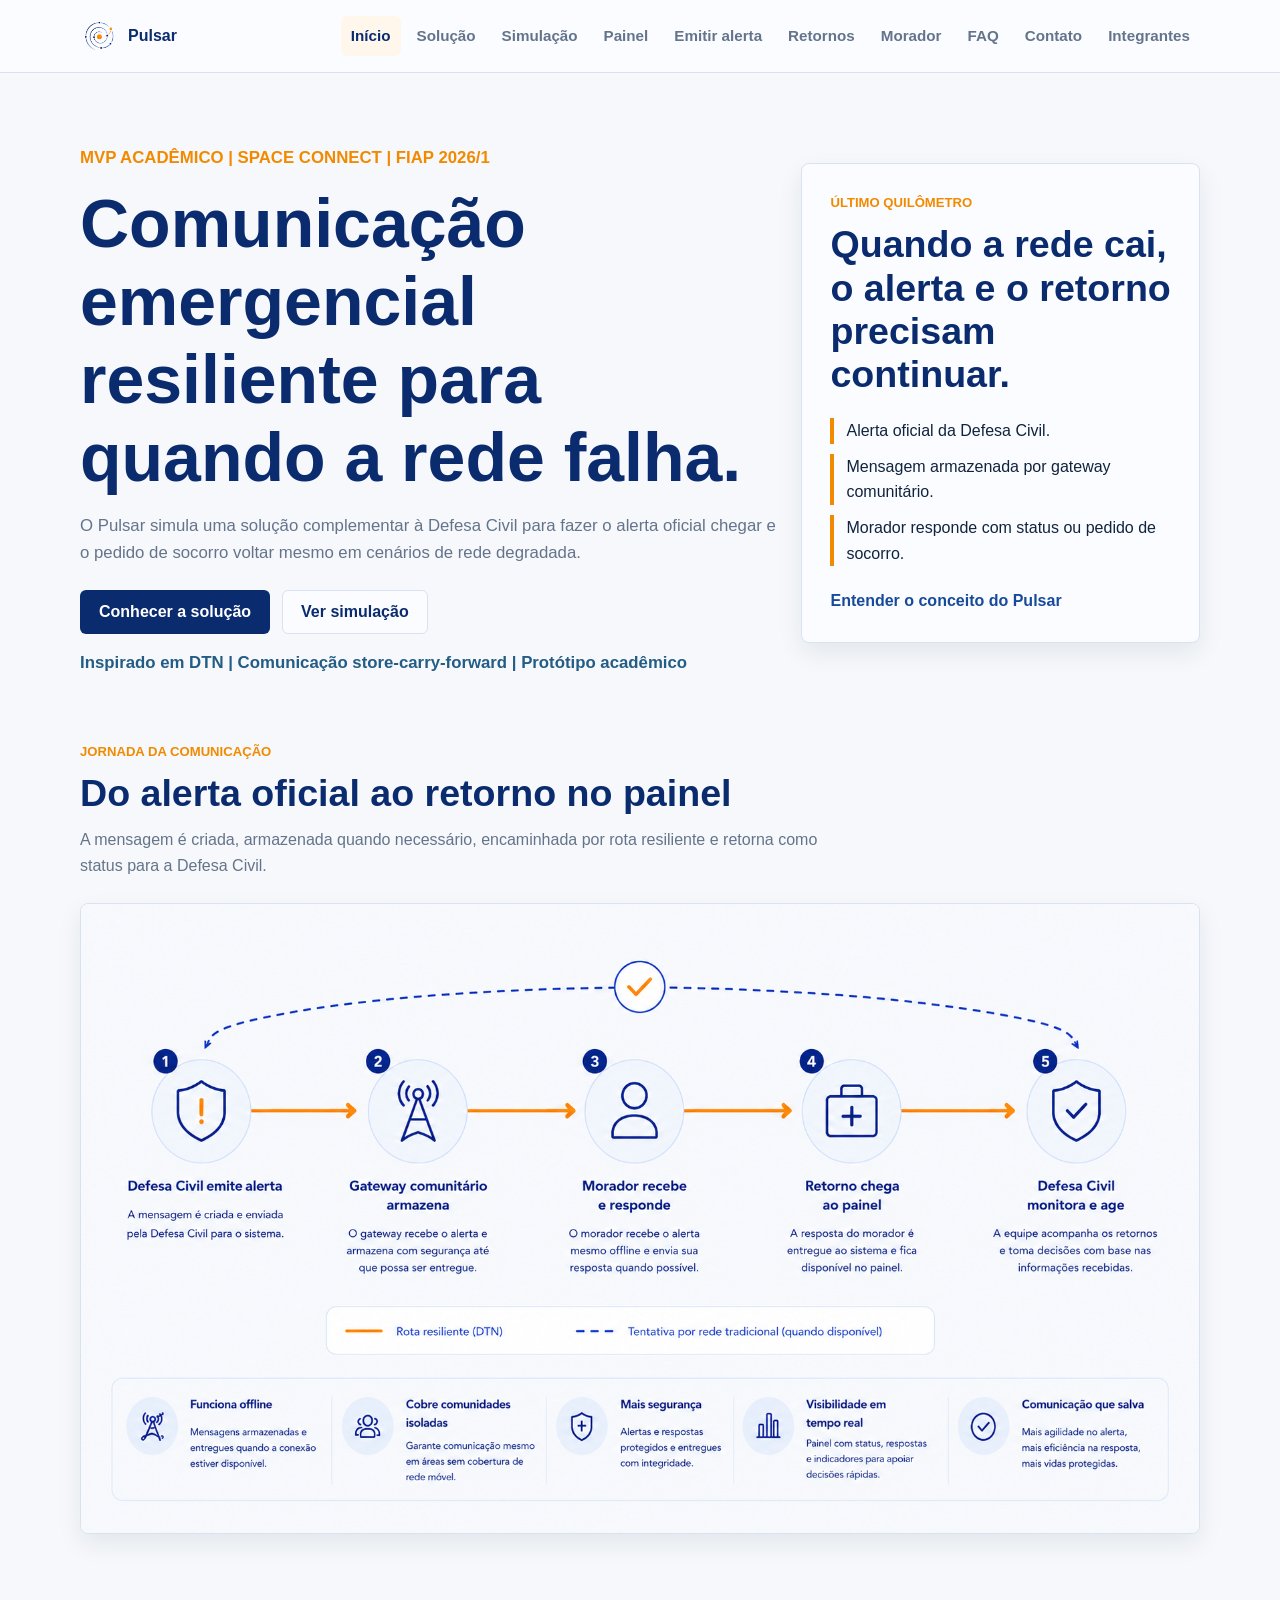
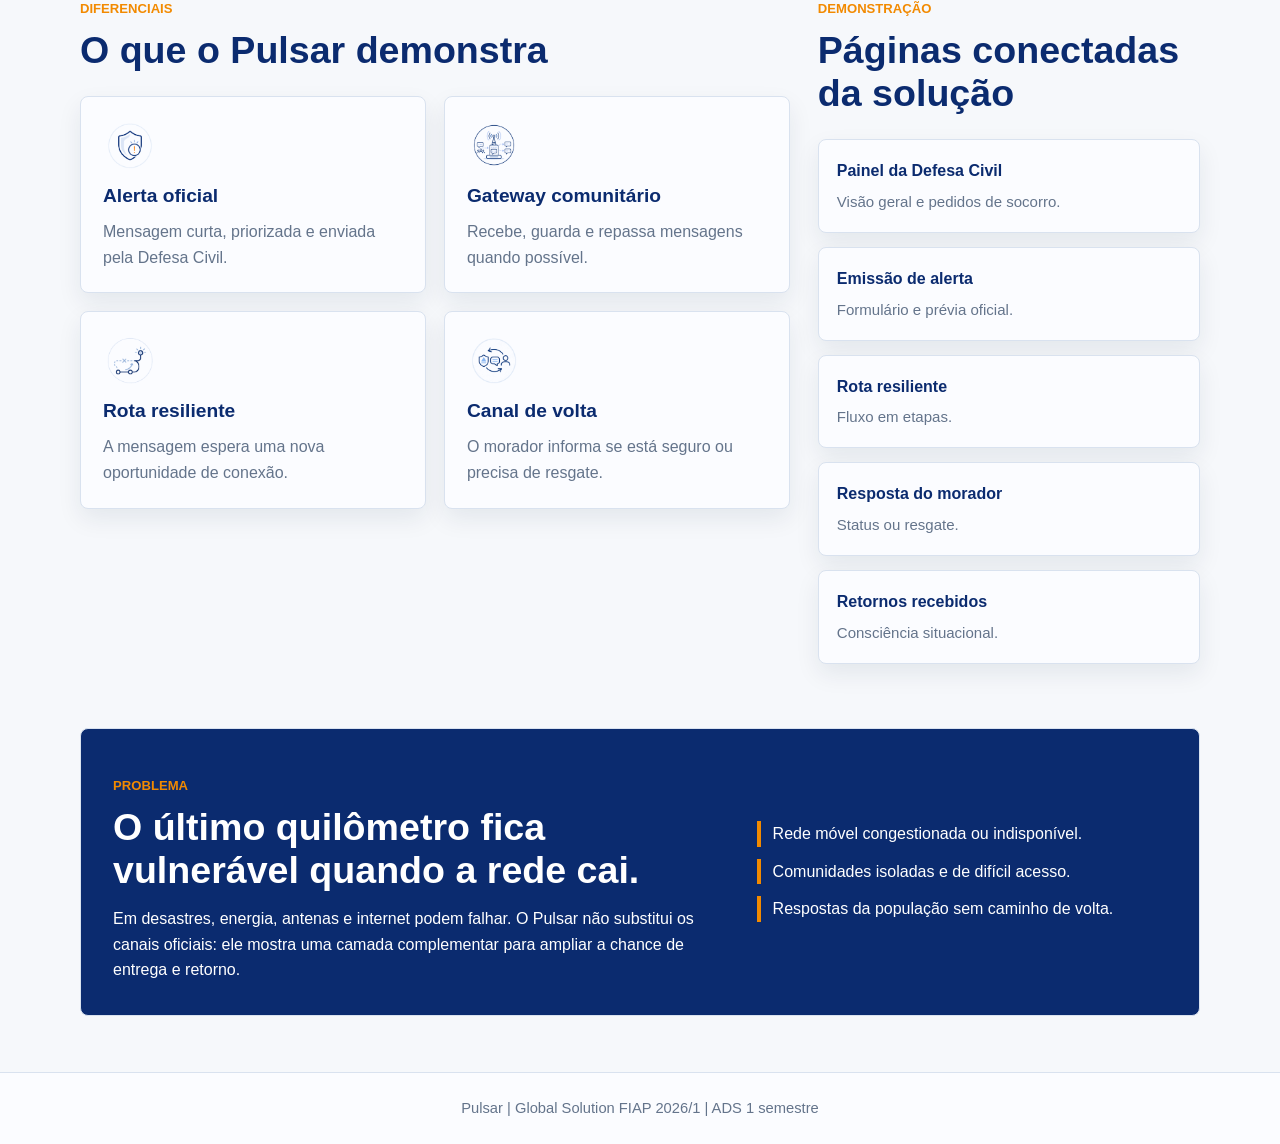
<file: index.html>
<!DOCTYPE html>
<html lang="pt-BR">
<head>
    <meta charset="UTF-8">
    <meta name="viewport" content="width=device-width, initial-scale=1.0">
    <title>Pulsar | Comunicação emergencial resiliente</title>
    <link rel="stylesheet" href="css/style.css">
</head>
<body>
    <header class="site-header">
        <div class="nav-container">
            <a class="brand" href="index.html">
                <img src="assets/pulsar_icone_transparente.png" alt="Ícone Pulsar">
                <span>Pulsar</span>
            </a>

            <button class="menu-toggle" type="button" aria-label="Abrir menu" aria-expanded="false" aria-controls="menu-principal">
                Menu
            </button>

            <nav class="site-nav" id="menu-principal">
                <ul>
                    <li><a class="active" href="index.html">Início</a></li>
                    <li><a href="pages/sobre.html">Solução</a></li>
                    <li><a href="pages/simulador.html">Simulação</a></li>
                    <li><a href="pages/painel.html">Painel</a></li>
                    <li><a href="pages/emitir-alerta.html">Emitir alerta</a></li>
                    <li><a href="pages/retornos.html">Retornos</a></li>
                    <li><a href="pages/morador.html">Morador</a></li>
                    <li><a href="pages/faq.html">FAQ</a></li>
                    <li><a href="pages/contato.html">Contato</a></li>
                    <li><a href="pages/integrantes.html">Integrantes</a></li>
                </ul>
            </nav>
        </div>
    </header>

    <main>
        <section class="hero-section home-hero">
            <article class="hero-text">
                <p class="tag">MVP acadêmico | Space Connect | FIAP 2026/1</p>
                <h1>Comunicação emergencial resiliente para quando a rede falha.</h1>
                <p>
                    O Pulsar simula uma solução complementar à Defesa Civil para fazer o alerta oficial chegar
                    e o pedido de socorro voltar mesmo em cenários de rede degradada.
                </p>

                <nav class="hero-actions" aria-label="Ações principais">
                    <a class="btn primary" href="pages/sobre.html">Conhecer a solução</a>
                    <a class="btn secondary" href="pages/simulador.html">Ver simulação</a>
                </nav>

                <p class="small-note">Inspirado em DTN | Comunicação store-carry-forward | Protótipo acadêmico</p>
            </article>

            <aside class="home-summary" aria-label="Resumo do problema">
                <p class="tag">Último quilômetro</p>
                <h2>Quando a rede cai, o alerta e o retorno precisam continuar.</h2>
                <ul>
                    <li>Alerta oficial da Defesa Civil.</li>
                    <li>Mensagem armazenada por gateway comunitário.</li>
                    <li>Morador responde com status ou pedido de socorro.</li>
                </ul>
                <a class="text-link" href="pages/sobre.html">Entender o conceito do Pulsar</a>
            </aside>
        </section>

        <section class="communication-journey" aria-labelledby="jornada-comunicacao">
            <header class="section-heading">
                <p class="tag">Jornada da comunicação</p>
                <h2 id="jornada-comunicacao">Do alerta oficial ao retorno no painel</h2>
                <p>
                    A mensagem é criada, armazenada quando necessário, encaminhada por rota resiliente
                    e retorna como status para a Defesa Civil.
                </p>
            </header>

            <figure class="journey-image-box">
                <img src="assets/jornada-comunicacao.png" alt="Jornada de comunicação do Pulsar, da emissão do alerta até o retorno no painel.">
            </figure>
        </section>

        <section class="home-organized-grid">
            <article class="home-panel">
                <header class="section-heading">
                    <p class="tag">Diferenciais</p>
                    <h2 id="diferenciais">O que o Pulsar demonstra</h2>
                </header>

                <section class="home-feature-grid" aria-label="Diferenciais do Pulsar">
                    <article class="info-card">
                        <img class="feature-icon" src="assets/diferencial-alerta-oficial.png" alt="Ícone de alerta oficial">
                        <h3>Alerta oficial</h3>
                        <p>Mensagem curta, priorizada e enviada pela Defesa Civil.</p>
                    </article>

                    <article class="info-card">
                        <img class="feature-icon" src="assets/diferencial-gateway-comunitario.png" alt="Ícone de gateway comunitário">
                        <h3>Gateway comunitário</h3>
                        <p>Recebe, guarda e repassa mensagens quando possível.</p>
                    </article>

                    <article class="info-card">
                        <img class="feature-icon" src="assets/diferencial-rota-resiliente.png" alt="Ícone de rota resiliente">
                        <h3>Rota resiliente</h3>
                        <p>A mensagem espera uma nova oportunidade de conexão.</p>
                    </article>

                    <article class="info-card">
                        <img class="feature-icon" src="assets/diferencial-canal-volta.png" alt="Ícone de canal de volta">
                        <h3>Canal de volta</h3>
                        <p>O morador informa se está seguro ou precisa de resgate.</p>
                    </article>
                </section>
            </article>

            <article class="home-panel">
                <header class="section-heading">
                    <p class="tag">Demonstração</p>
                    <h2 id="jornada">Páginas conectadas da solução</h2>
                </header>

                <nav class="journey-grid compact-links" aria-label="Páginas da demonstração">
                    <a class="journey-card" href="pages/painel.html">
                        <strong>Painel da Defesa Civil</strong>
                        <span>Visão geral e pedidos de socorro.</span>
                    </a>

                    <a class="journey-card" href="pages/emitir-alerta.html">
                        <strong>Emissão de alerta</strong>
                        <span>Formulário e prévia oficial.</span>
                    </a>

                    <a class="journey-card" href="pages/simulador.html">
                        <strong>Rota resiliente</strong>
                        <span>Fluxo em etapas.</span>
                    </a>

                    <a class="journey-card" href="pages/morador.html">
                        <strong>Resposta do morador</strong>
                        <span>Status ou resgate.</span>
                    </a>

                    <a class="journey-card" href="pages/retornos.html">
                        <strong>Retornos recebidos</strong>
                        <span>Consciência situacional.</span>
                    </a>
                </nav>
            </article>
        </section>

        <section class="problem-band home-problem">
            <header>
                <p class="tag">Problema</p>
                <h2>O último quilômetro fica vulnerável quando a rede cai.</h2>
                <p>
                    Em desastres, energia, antenas e internet podem falhar. O Pulsar não substitui os canais oficiais:
                    ele mostra uma camada complementar para ampliar a chance de entrega e retorno.
                </p>
            </header>

            <ul>
                <li>Rede móvel congestionada ou indisponível.</li>
                <li>Comunidades isoladas e de difícil acesso.</li>
                <li>Respostas da população sem caminho de volta.</li>
            </ul>
        </section>
    </main>

    <footer class="site-footer">
        <p>Pulsar | Global Solution FIAP 2026/1 | ADS 1 semestre</p>
    </footer>

    <script src="js/script.js"></script>
    <script src="js/chatbot.js"></script>
</body>
</html>
</file>
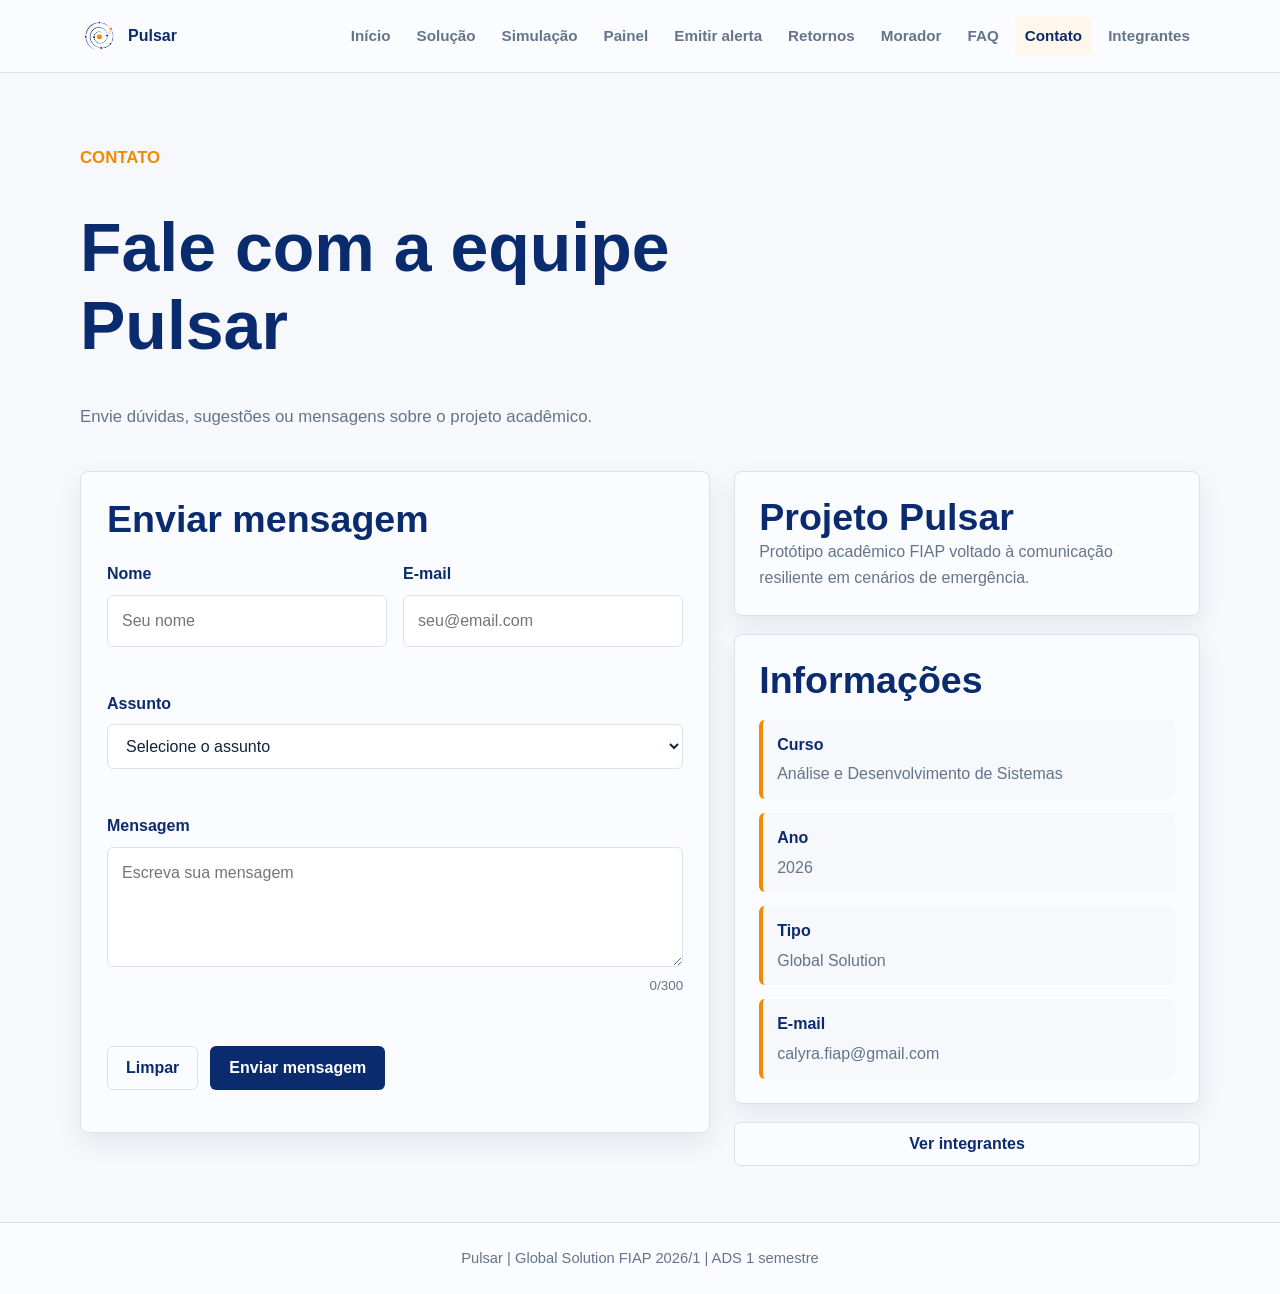
<file: pages/contato.html>
<!DOCTYPE html>
<html lang="pt-BR">
<head>
    <meta charset="UTF-8">
    <meta name="viewport" content="width=device-width, initial-scale=1.0">
    <title>Pulsar | Contato</title>
    <link rel="stylesheet" href="../css/style.css">
</head>
<body>
    <header class="site-header">
        <div class="nav-container">
            <a class="brand" href="../index.html">
                <img src="../assets/pulsar_icone_transparente.png" alt="Ícone Pulsar">
                <span>Pulsar</span>
            </a>

            <button class="menu-toggle" type="button" aria-label="Abrir menu" aria-expanded="false" aria-controls="menu-principal">
                Menu
            </button>

            <nav class="site-nav" id="menu-principal">
                <ul>
                    <li><a href="../index.html">Início</a></li>
                    <li><a href="sobre.html">Solução</a></li>
                    <li><a href="simulador.html">Simulação</a></li>
                    <li><a href="painel.html">Painel</a></li>
                    <li><a href="emitir-alerta.html">Emitir alerta</a></li>
                    <li><a href="retornos.html">Retornos</a></li>
                    <li><a href="morador.html">Morador</a></li>
                    <li><a href="faq.html">FAQ</a></li>
                    <li><a class="active" href="contato.html">Contato</a></li>
                    <li><a href="integrantes.html">Integrantes</a></li>
                </ul>
            </nav>
        </div>
    </header>

    <main>
        <section class="page-hero">
            <p class="tag">Contato</p>
            <h1>Fale com a equipe Pulsar</h1>
            <p>Envie dúvidas, sugestões ou mensagens sobre o projeto acadêmico.</p>
        </section>

        <section class="contact-layout">
            <article class="form-card">
                <h2>Enviar mensagem</h2>

                <form id="contactForm" novalidate>
                    <div class="form-row">
                        <div class="form-group">
                            <label for="contactName">Nome</label>
                            <input type="text" id="contactName" name="contactName" placeholder="Seu nome">
                            <small class="error-message" id="erroContactName"></small>
                        </div>

                        <div class="form-group">
                            <label for="contactEmail">E-mail</label>
                            <input type="email" id="contactEmail" name="contactEmail" placeholder="seu@email.com">
                            <small class="error-message" id="erroContactEmail"></small>
                        </div>
                    </div>

                    <div class="form-group">
                        <label for="contactSubject">Assunto</label>
                        <select id="contactSubject" name="contactSubject">
                            <option value="">Selecione o assunto</option>
                            <option>Dúvida sobre o projeto</option>
                            <option>Sugestão de melhoria</option>
                            <option>Contato acadêmico</option>
                            <option>Outro</option>
                        </select>
                        <small class="error-message" id="erroContactSubject"></small>
                    </div>

                    <div class="form-group">
                        <label for="contactMessage">Mensagem</label>
                        <textarea id="contactMessage" name="contactMessage" maxlength="300" placeholder="Escreva sua mensagem"></textarea>
                        <small class="form-counter"><span id="contactCounter">0</span>/300</small>
                        <small class="error-message" id="erroContactMessage"></small>
                    </div>

                    <section class="form-actions" aria-label="Ações do formulário">
                        <button class="btn secondary" type="reset">Limpar</button>
                        <button class="btn primary" type="submit">Enviar mensagem</button>
                    </section>

                    <p class="success-message" id="contactSuccess"></p>
                </form>
            </article>

            <aside class="contact-info-stack">
                <article class="panel-card">
                    <h2>Projeto Pulsar</h2>
                    <p>Protótipo acadêmico FIAP voltado à comunicação resiliente em cenários de emergência.</p>
                </article>

                <article class="panel-card">
                    <h2>Informações</h2>
                    <ul class="contact-list">
                        <li><strong>Curso</strong><span>Análise e Desenvolvimento de Sistemas</span></li>
                        <li><strong>Ano</strong><span>2026</span></li>
                        <li><strong>Tipo</strong><span>Global Solution</span></li>
                        <li><strong>E-mail</strong><span><a href="mailto:calyra.fiap@gmail.com">calyra.fiap@gmail.com</a></span></li>
                    </ul>
                </article>

                <a class="btn secondary full" href="integrantes.html">Ver integrantes</a>
            </aside>
        </section>
    </main>

    <footer class="site-footer">
        <p>Pulsar | Global Solution FIAP 2026/1 | ADS 1 semestre</p>
    </footer>

    <script src="../js/script.js"></script>
    <script src="../js/chatbot.js"></script>
</body>
</html>
</file>
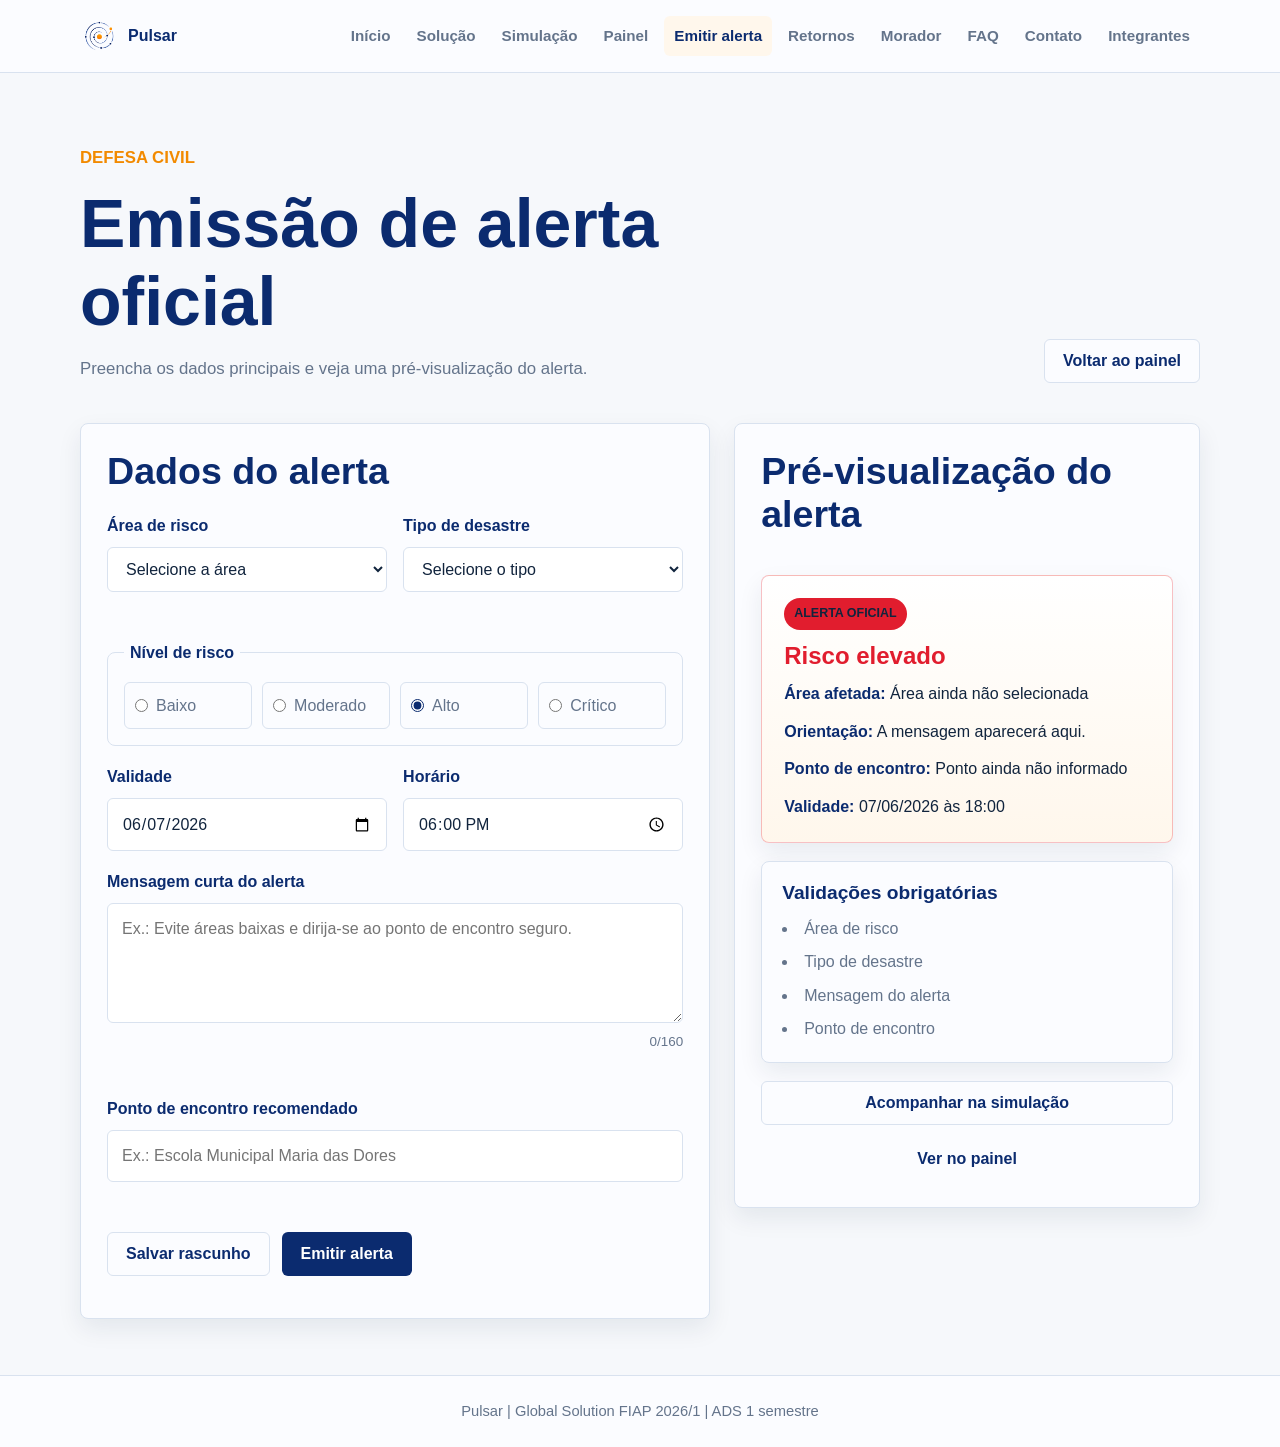
<file: pages/emitir-alerta.html>
<!DOCTYPE html>
<html lang="pt-BR">
<head>
    <meta charset="UTF-8">
    <meta name="viewport" content="width=device-width, initial-scale=1.0">
    <title>Pulsar | Emissão de alerta oficial</title>
    <link rel="stylesheet" href="../css/style.css">
</head>
<body>
    <header class="site-header">
        <div class="nav-container">
            <a class="brand" href="../index.html">
                <img src="../assets/pulsar_icone_transparente.png" alt="Ícone Pulsar">
                <span>Pulsar</span>
            </a>

            <button class="menu-toggle" type="button" aria-label="Abrir menu" aria-expanded="false" aria-controls="menu-principal">
                Menu
            </button>

            <nav class="site-nav" id="menu-principal">
                <ul>
                    <li><a href="../index.html">Início</a></li>
                    <li><a href="sobre.html">Solução</a></li>
                    <li><a href="simulador.html">Simulação</a></li>
                    <li><a href="painel.html">Painel</a></li>
                    <li><a class="active" href="emitir-alerta.html">Emitir alerta</a></li>
                    <li><a href="retornos.html">Retornos</a></li>
                    <li><a href="morador.html">Morador</a></li>
                    <li><a href="faq.html">FAQ</a></li>
                    <li><a href="contato.html">Contato</a></li>
                    <li><a href="integrantes.html">Integrantes</a></li>
                </ul>
            </nav>
        </div>
    </header>

    <main>
        <section class="dashboard-title">
            <header>
                <p class="tag">Defesa Civil</p>
                <h1>Emissão de alerta oficial</h1>
                <p>Preencha os dados principais e veja uma pré-visualização do alerta.</p>
            </header>

            <a class="btn secondary" href="painel.html">Voltar ao painel</a>
        </section>

        <section class="form-preview-layout">
            <article class="form-card">
                <h2>Dados do alerta</h2>

                <form id="alertForm" novalidate>
                    <div class="form-row">
                        <div class="form-group">
                            <label for="alertArea">Área de risco</label>
                            <select id="alertArea" name="alertArea">
                                <option value="">Selecione a área</option>
                                <option>Centro - Área Ribeirinha</option>
                                <option>São Pedro - Encosta</option>
                                <option>Vila Norte - Baixada</option>
                            </select>
                            <small class="error-message" id="erroAlertArea"></small>
                        </div>

                        <div class="form-group">
                            <label for="alertType">Tipo de desastre</label>
                            <select id="alertType" name="alertType">
                                <option value="">Selecione o tipo</option>
                                <option>Enchente</option>
                                <option>Deslizamento</option>
                                <option>Alagamento</option>
                                <option>Chuva intensa</option>
                            </select>
                            <small class="error-message" id="erroAlertType"></small>
                        </div>
                    </div>

                    <fieldset class="choice-group">
                        <legend>Nível de risco</legend>
                        <label><input type="radio" name="risk" value="Baixo"> Baixo</label>
                        <label><input type="radio" name="risk" value="Moderado"> Moderado</label>
                        <label><input type="radio" name="risk" value="Alto" checked> Alto</label>
                        <label><input type="radio" name="risk" value="Crítico"> Crítico</label>
                    </fieldset>

                    <div class="form-row">
                        <div class="form-group">
                            <label for="validDate">Validade</label>
                            <input type="date" id="validDate" name="validDate" value="2026-06-07">
                        </div>

                        <div class="form-group">
                            <label for="validTime">Horário</label>
                            <input type="time" id="validTime" name="validTime" value="18:00">
                        </div>
                    </div>

                    <div class="form-group">
                        <label for="alertMessage">Mensagem curta do alerta</label>
                        <textarea id="alertMessage" name="alertMessage" maxlength="160" placeholder="Ex.: Evite áreas baixas e dirija-se ao ponto de encontro seguro."></textarea>
                        <small class="form-counter"><span id="alertCounter">0</span>/160</small>
                        <small class="error-message" id="erroAlertMessage"></small>
                    </div>

                    <div class="form-group">
                        <label for="meetingPoint">Ponto de encontro recomendado</label>
                        <input type="text" id="meetingPoint" name="meetingPoint" placeholder="Ex.: Escola Municipal Maria das Dores">
                        <small class="error-message" id="erroMeetingPoint"></small>
                    </div>

                    <section class="form-actions" aria-label="Ações do formulário">
                        <button class="btn secondary" type="reset">Salvar rascunho</button>
                        <button class="btn primary" type="submit">Emitir alerta</button>
                    </section>

                    <p class="success-message" id="alertSuccess"></p>
                </form>
            </article>

            <aside class="alert-preview">
                <h2>Pré-visualização do alerta</h2>

                <article class="phone-alert-card">
                    <p class="alert-label">Alerta oficial</p>
                    <h3 id="previewType">Risco elevado</h3>
                    <p><strong>Área afetada:</strong> <span id="previewArea">Área ainda não selecionada</span></p>
                    <p><strong>Orientação:</strong> <span id="previewMessage">A mensagem aparecerá aqui.</span></p>
                    <p><strong>Ponto de encontro:</strong> <span id="previewPoint">Ponto ainda não informado</span></p>
                    <p><strong>Validade:</strong> <span id="previewValidity">07/06/2026 às 18:00</span></p>
                </article>

                <article class="validation-box">
                    <h3>Validações obrigatórias</h3>
                    <ul>
                        <li>Área de risco</li>
                        <li>Tipo de desastre</li>
                        <li>Mensagem do alerta</li>
                        <li>Ponto de encontro</li>
                    </ul>
                </article>

                <nav class="next-actions vertical" aria-label="Acompanhar alerta">
                    <a class="btn secondary full" href="simulador.html">Acompanhar na simulação</a>
                    <a class="btn ghost full" href="painel.html">Ver no painel</a>
                </nav>
            </aside>
        </section>
    </main>

    <footer class="site-footer">
        <p>Pulsar | Global Solution FIAP 2026/1 | ADS 1 semestre</p>
    </footer>

    <script src="../js/script.js"></script>
    <script src="../js/chatbot.js"></script>
</body>
</html>
</file>
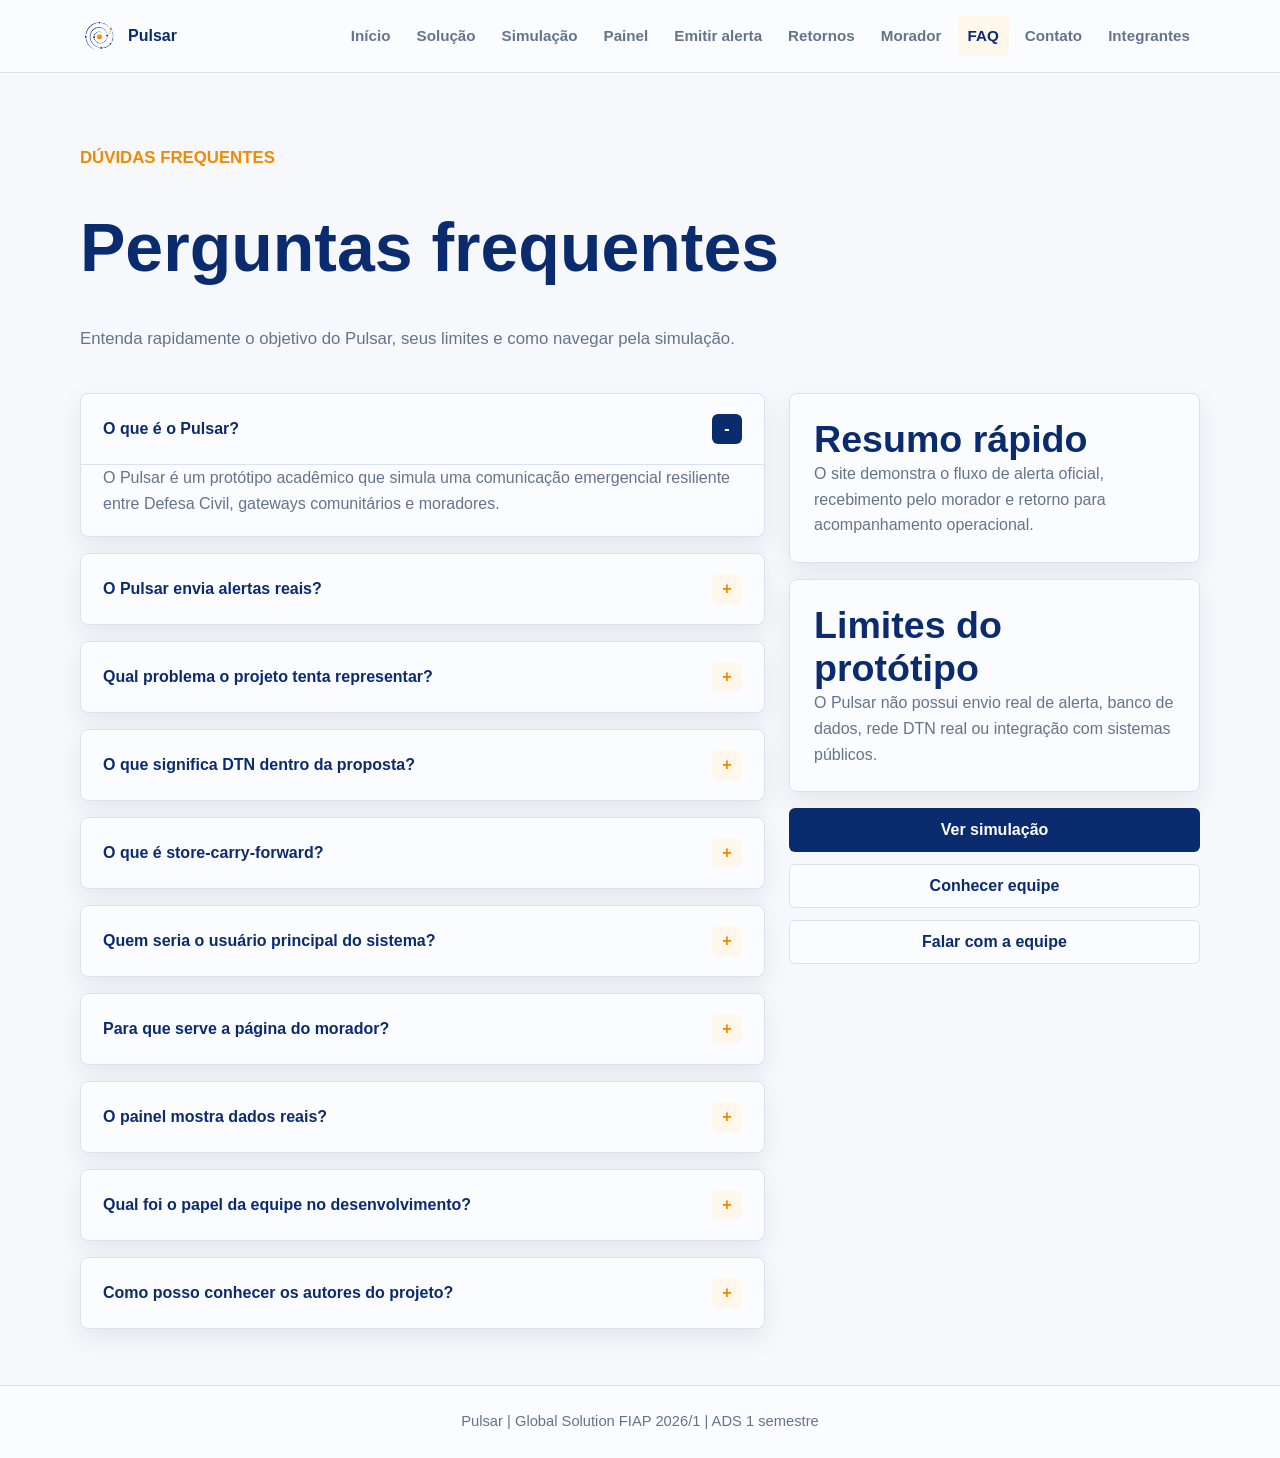
<file: pages/faq.html>
<!DOCTYPE html>
<html lang="pt-BR">
<head>
    <meta charset="UTF-8">
    <meta name="viewport" content="width=device-width, initial-scale=1.0">
    <title>Pulsar | FAQ</title>
    <link rel="stylesheet" href="../css/style.css">
</head>
<body>
    <header class="site-header">
        <div class="nav-container">
            <a class="brand" href="../index.html">
                <img src="../assets/pulsar_icone_transparente.png" alt="Ícone Pulsar">
                <span>Pulsar</span>
            </a>

            <button class="menu-toggle" type="button" aria-label="Abrir menu" aria-expanded="false" aria-controls="menu-principal">
                Menu
            </button>

            <nav class="site-nav" id="menu-principal">
                <ul>
                    <li><a href="../index.html">Início</a></li>
                    <li><a href="sobre.html">Solução</a></li>
                    <li><a href="simulador.html">Simulação</a></li>
                    <li><a href="painel.html">Painel</a></li>
                    <li><a href="emitir-alerta.html">Emitir alerta</a></li>
                    <li><a href="retornos.html">Retornos</a></li>
                    <li><a href="morador.html">Morador</a></li>
                    <li><a class="active" href="faq.html">FAQ</a></li>
                    <li><a href="contato.html">Contato</a></li>
                    <li><a href="integrantes.html">Integrantes</a></li>
                </ul>
            </nav>
        </div>
    </header>

    <main>
        <section class="page-hero compact">
            <p class="tag">Dúvidas frequentes</p>
            <h1>Perguntas frequentes</h1>
            <p>Entenda rapidamente o objetivo do Pulsar, seus limites e como navegar pela simulação.</p>
        </section>

        <section class="faq-layout">
            <section class="faq-list" aria-label="Perguntas frequentes">
                <article class="faq-item open">
                    <button class="faq-question" type="button" aria-expanded="true">
                        <span>O que é o Pulsar?</span>
                        <span class="faq-icon" aria-hidden="true">-</span>
                    </button>
                    <div class="faq-answer">
                        <p>O Pulsar é um protótipo acadêmico que simula uma comunicação emergencial resiliente entre Defesa Civil, gateways comunitários e moradores.</p>
                    </div>
                </article>

                <article class="faq-item">
                    <button class="faq-question" type="button" aria-expanded="false">
                        <span>O Pulsar envia alertas reais?</span>
                        <span class="faq-icon" aria-hidden="true">+</span>
                    </button>
                    <div class="faq-answer">
                        <p>Não. Todas as telas, mensagens, retornos e indicadores são simulados para demonstrar a proposta do projeto sem operar dados reais ou sistemas oficiais.</p>
                    </div>
                </article>

                <article class="faq-item">
                    <button class="faq-question" type="button" aria-expanded="false">
                        <span>Qual problema o projeto tenta representar?</span>
                        <span class="faq-icon" aria-hidden="true">+</span>
                    </button>
                    <div class="faq-answer">
                        <p>O projeto representa a dificuldade de manter comunicação em emergências quando redes comuns ficam instáveis, como em enchentes, deslizamentos ou áreas isoladas.</p>
                    </div>
                </article>

                <article class="faq-item">
                    <button class="faq-question" type="button" aria-expanded="false">
                        <span>O que significa DTN dentro da proposta?</span>
                        <span class="faq-icon" aria-hidden="true">+</span>
                    </button>
                    <div class="faq-answer">
                        <p>DTN significa rede tolerante a atraso e interrupção. No Pulsar, esse conceito inspira o fluxo em que uma mensagem pode ser armazenada e encaminhada depois.</p>
                    </div>
                </article>

                <article class="faq-item">
                    <button class="faq-question" type="button" aria-expanded="false">
                        <span>O que é store-carry-forward?</span>
                        <span class="faq-icon" aria-hidden="true">+</span>
                    </button>
                    <div class="faq-answer">
                        <p>É a ideia de armazenar uma mensagem, transportá-la ou aguardar uma oportunidade de conexão e só então encaminhá-la para o próximo ponto da rede.</p>
                    </div>
                </article>

                <article class="faq-item">
                    <button class="faq-question" type="button" aria-expanded="false">
                        <span>Quem seria o usuário principal do sistema?</span>
                        <span class="faq-icon" aria-hidden="true">+</span>
                    </button>
                    <div class="faq-answer">
                        <p>A simulação considera dois perfis: a Defesa Civil, que emite e acompanha alertas, e o morador, que recebe a orientação e envia sua situação de volta.</p>
                    </div>
                </article>

                <article class="faq-item">
                    <button class="faq-question" type="button" aria-expanded="false">
                        <span>Para que serve a página do morador?</span>
                        <span class="faq-icon" aria-hidden="true">+</span>
                    </button>
                    <div class="faq-answer">
                        <p>Ela mostra como uma pessoa afetada poderia receber um alerta e registrar se está segura, evacuou, precisa de abrigo ou precisa de resgate.</p>
                    </div>
                </article>

                <article class="faq-item">
                    <button class="faq-question" type="button" aria-expanded="false">
                        <span>O painel mostra dados reais?</span>
                        <span class="faq-icon" aria-hidden="true">+</span>
                    </button>
                    <div class="faq-answer">
                        <p>Não. O painel usa números e ocorrências fictícias para demonstrar como uma equipe poderia visualizar áreas de risco, prioridades e retornos recebidos.</p>
                    </div>
                </article>

                <article class="faq-item">
                    <button class="faq-question" type="button" aria-expanded="false">
                        <span>Qual foi o papel da equipe no desenvolvimento?</span>
                        <span class="faq-icon" aria-hidden="true">+</span>
                    </button>
                    <div class="faq-answer">
                        <p>A equipe estruturou o conceito, organizou as telas, definiu a identidade visual e desenvolveu a navegação do protótipo para apresentar a jornada completa.</p>
                    </div>
                </article>

                <article class="faq-item">
                    <button class="faq-question" type="button" aria-expanded="false">
                        <span>Como posso conhecer os autores do projeto?</span>
                        <span class="faq-icon" aria-hidden="true">+</span>
                    </button>
                    <div class="faq-answer">
                        <p>A página de integrantes apresenta os autores, seus RMs e o curso vinculado ao projeto acadêmico.</p>
                    </div>
                </article>
            </section>

            <aside class="faq-side">
                <article class="panel-card">
                    <h2>Resumo rápido</h2>
                    <p>O site demonstra o fluxo de alerta oficial, recebimento pelo morador e retorno para acompanhamento operacional.</p>
                </article>

                <article class="panel-card">
                    <h2>Limites do protótipo</h2>
                    <p>O Pulsar não possui envio real de alerta, banco de dados, rede DTN real ou integração com sistemas públicos.</p>
                </article>

                <nav class="next-actions vertical" aria-label="Ações relacionadas">
                    <a class="btn primary full" href="simulador.html">Ver simulação</a>
                    <a class="btn secondary full" href="integrantes.html">Conhecer equipe</a>
                    <a class="btn secondary full" href="contato.html">Falar com a equipe</a>
                </nav>
            </aside>
        </section>
    </main>

    <footer class="site-footer">
        <p>Pulsar | Global Solution FIAP 2026/1 | ADS 1 semestre</p>
    </footer>

    <script src="../js/script.js"></script>
    <script src="../js/chatbot.js"></script>
</body>
</html>
</file>
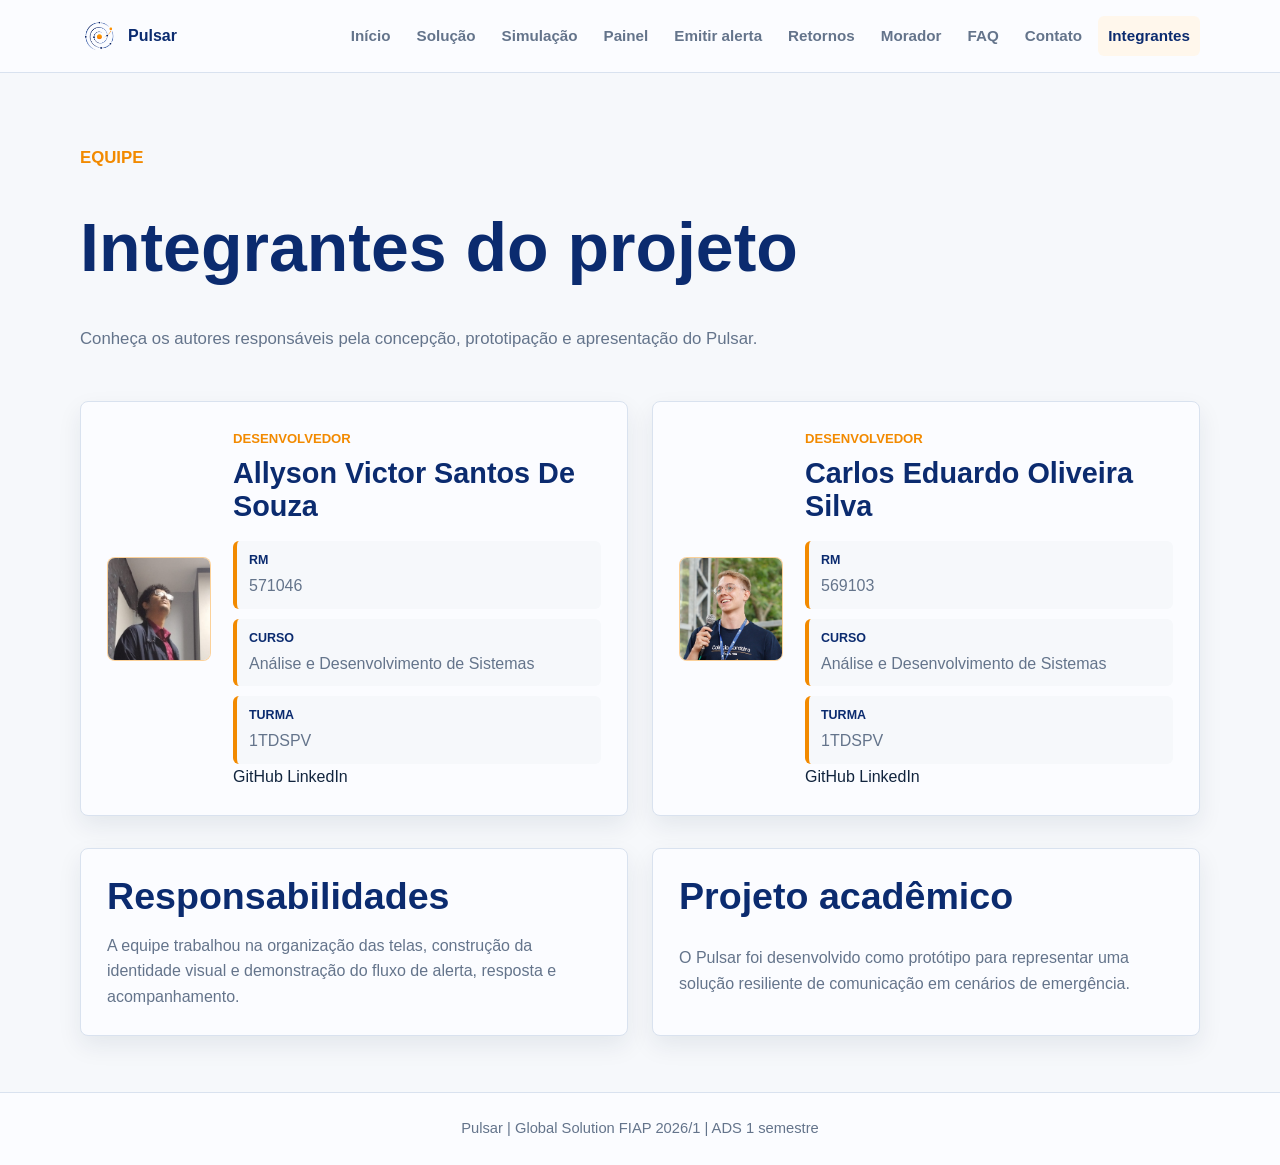
<file: pages/integrantes.html>
<!DOCTYPE html>
<html lang="pt-BR">
<head>
    <meta charset="UTF-8">
    <meta name="viewport" content="width=device-width, initial-scale=1.0">
    <title>Pulsar | Integrantes</title>
    <link rel="stylesheet" href="../css/style.css">
</head>
<body>
    <header class="site-header">
        <div class="nav-container">
            <a class="brand" href="../index.html">
                <img src="../assets/pulsar_icone_transparente.png" alt="Ícone Pulsar">
                <span>Pulsar</span>
            </a>

            <button class="menu-toggle" type="button" aria-label="Abrir menu" aria-expanded="false" aria-controls="menu-principal">
                Menu
            </button>

            <nav class="site-nav" id="menu-principal">
                <ul>
                    <li><a href="../index.html">Início</a></li>
                    <li><a href="sobre.html">Solução</a></li>
                    <li><a href="simulador.html">Simulação</a></li>
                    <li><a href="painel.html">Painel</a></li>
                    <li><a href="emitir-alerta.html">Emitir alerta</a></li>
                    <li><a href="retornos.html">Retornos</a></li>
                    <li><a href="morador.html">Morador</a></li>
                    <li><a href="faq.html">FAQ</a></li>
                    <li><a href="contato.html">Contato</a></li>
                    <li><a class="active" href="integrantes.html">Integrantes</a></li>
                </ul>
            </nav>
        </div>
    </header>

    <main>
        <section class="page-hero compact members-hero">
            <p class="tag">Equipe</p>
            <h1>Integrantes do projeto</h1>
            <p>Conheça os autores responsáveis pela concepção, prototipação e apresentação do Pulsar.</p>
        </section>

        <section class="members-grid" aria-label="Integrantes do projeto">
            <article class="member-card">
                <img src="../assets/Ally.png" alt="Foto de Allyson Victor Santos De Souza" class="member-avatar">
                <div class="member-info">
                    <p class="tag">Desenvolvedor</p>
                    <h2>Allyson Victor Santos De Souza</h2>
                    <dl class="member-details">
                        <div>
                            <dt>RM</dt>
                            <dd>571046</dd>
                        </div>
                        <div>
                            <dt>Curso</dt>
                            <dd>Análise e Desenvolvimento de Sistemas</dd>
                        </div>
                        <div>
                            <dt>Turma</dt>
                            <dd>1TDSPV</dd>
                        </div>
                    </dl>
                    <div class="member-social">
                        <a href="https://github.com/Ally7574" target="_blank" rel="noopener noreferrer">GitHub</a>
                        <a href="https://www.linkedin.com/in/allyson-victor-0804a9313/" target="_blank" rel="noopener noreferrer">LinkedIn</a>
                    </div>
                </div>
            </article>

            <article class="member-card">
                <img src="../assets/Cadu.png" alt="Foto de Carlos Eduardo Oliveira Silva" class="member-avatar">
                <div class="member-info">
                    <p class="tag">Desenvolvedor</p>
                    <h2>Carlos Eduardo Oliveira Silva</h2>
                    <dl class="member-details">
                        <div>
                            <dt>RM</dt>
                            <dd>569103</dd>
                        </div>
                        <div>
                            <dt>Curso</dt>
                            <dd>Análise e Desenvolvimento de Sistemas</dd>
                        </div>
                        <div>
                            <dt>Turma</dt>
                            <dd>1TDSPV</dd>
                        </div>
                    </dl>
                    <div class="member-social">
                        <a href="https://github.com/ceduardoos" target="_blank" rel="noopener noreferrer">GitHub</a>
                        <a href="https://www.linkedin.com/in/carlos-eduardo-silva-573550158" target="_blank" rel="noopener noreferrer">LinkedIn</a>
                    </div>
                </div>
            </article>
        </section>

        <section class="content-grid members-summary" aria-label="Resumo da equipe">
            <article class="content-card">
                <h2>Responsabilidades</h2>
                <p>
                    A equipe trabalhou na organização das telas, construção da identidade visual e
                    demonstração do fluxo de alerta, resposta e acompanhamento.
                </p>
            </article>

            <article class="content-card">
                <h2>Projeto acadêmico</h2>
                <p>
                    O Pulsar foi desenvolvido como protótipo para representar uma solução resiliente
                    de comunicação em cenários de emergência.
                </p>
            </article>
        </section>
    </main>

    <footer class="site-footer">
        <p>Pulsar | Global Solution FIAP 2026/1 | ADS 1 semestre</p>
    </footer>

    <script src="../js/script.js"></script>
    <script src="../js/chatbot.js"></script>
</body>
</html>
</file>
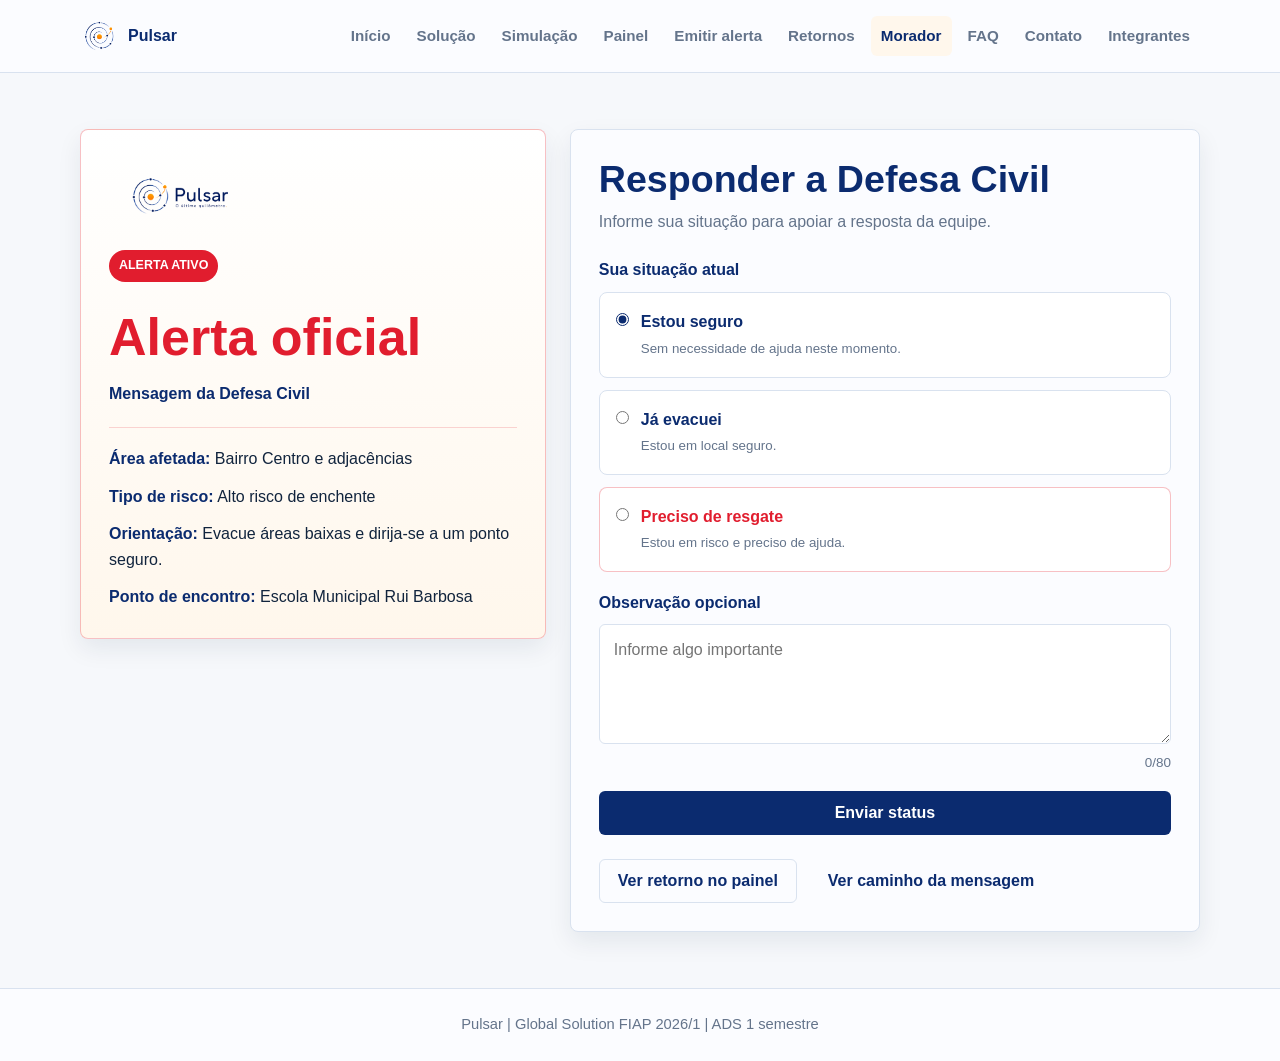
<file: pages/morador.html>
<!DOCTYPE html>
<html lang="pt-BR">
<head>
    <meta charset="UTF-8">
    <meta name="viewport" content="width=device-width, initial-scale=1.0">
    <title>Pulsar | Visão do morador</title>
    <link rel="stylesheet" href="../css/style.css">
</head>
<body>
    <header class="site-header">
        <div class="nav-container">
            <a class="brand" href="../index.html">
                <img src="../assets/pulsar_icone_transparente.png" alt="Ícone Pulsar">
                <span>Pulsar</span>
            </a>

            <button class="menu-toggle" type="button" aria-label="Abrir menu" aria-expanded="false" aria-controls="menu-principal">
                Menu
            </button>

            <nav class="site-nav" id="menu-principal">
                <ul>
                    <li><a href="../index.html">Início</a></li>
                    <li><a href="sobre.html">Solução</a></li>
                    <li><a href="simulador.html">Simulação</a></li>
                    <li><a href="painel.html">Painel</a></li>
                    <li><a href="emitir-alerta.html">Emitir alerta</a></li>
                    <li><a href="retornos.html">Retornos</a></li>
                    <li><a class="active" href="morador.html">Morador</a></li>
                    <li><a href="faq.html">FAQ</a></li>
                    <li><a href="contato.html">Contato</a></li>
                    <li><a href="integrantes.html">Integrantes</a></li>
                </ul>
            </nav>
        </div>
    </header>

    <main>
        <section class="resident-layout">
            <article class="resident-alert">
                <img class="resident-logo" src="../assets/pulsar_logo_fundo_transparente.png" alt="Logo Pulsar">
                <p class="alert-badge">Alerta ativo</p>
                <h1>Alerta oficial</h1>
                <p class="subtitle">Mensagem da Defesa Civil</p>

                <section class="alert-details" aria-label="Detalhes do alerta">
                    <p><strong>Área afetada:</strong> Bairro Centro e adjacências</p>
                    <p><strong>Tipo de risco:</strong> Alto risco de enchente</p>
                    <p><strong>Orientação:</strong> Evacue áreas baixas e dirija-se a um ponto seguro.</p>
                    <p><strong>Ponto de encontro:</strong> Escola Municipal Rui Barbosa</p>
                </section>
            </article>

            <article class="resident-response">
                <h2>Responder a Defesa Civil</h2>
                <p>Informe sua situação para apoiar a resposta da equipe.</p>

                <form id="residentForm" novalidate>
                    <fieldset class="response-options">
                        <legend>Sua situação atual</legend>

                        <label class="response-card">
                            <input type="radio" name="residentStatus" value="Estou seguro" checked>
                            <span>
                                <strong>Estou seguro</strong>
                                <small>Sem necessidade de ajuda neste momento.</small>
                            </span>
                        </label>

                        <label class="response-card">
                            <input type="radio" name="residentStatus" value="Já evacuei">
                            <span>
                                <strong>Já evacuei</strong>
                                <small>Estou em local seguro.</small>
                            </span>
                        </label>

                        <label class="response-card rescue">
                            <input type="radio" name="residentStatus" value="Preciso de resgate">
                            <span>
                                <strong>Preciso de resgate</strong>
                                <small>Estou em risco e preciso de ajuda.</small>
                            </span>
                        </label>
                    </fieldset>

                    <section class="rescue-details" id="rescueDetails">
                        <h3>Detalhes do resgate</h3>

                        <div class="form-row">
                            <div class="form-group">
                                <label for="peopleCount">Quantidade de pessoas (opcional)</label>
                                <input type="number" id="peopleCount" min="1" placeholder="Ex.: 2">
                            </div>

                            <div class="form-group">
                                <label for="vulnerablePeople">Pessoas vulneráveis (opcional)</label>
                                <select id="vulnerablePeople">
                                    <option value="">Selecione</option>
                                    <option>Idoso</option>
                                    <option>Criança</option>
                                    <option>Gestante</option>
                                    <option>Não há</option>
                                </select>
                            </div>
                        </div>

                        <section class="gps-status-box" aria-label="Status GPS DTN">
                            <p><strong>Status GPS/DTN obrigatório:</strong> ativo no modo resgate</p>
                            <label for="gpsDtn">Coordenada pelo DTN</label>
                            <input type="text" id="gpsDtn" value="-23.550520, -46.633308" readonly>
                            <small>Coordenada simulada anexada automaticamente ao pedido.</small>
                        </section>
                    </section>

                    <div class="form-group">
                        <label for="residentNote">Observação opcional</label>
                        <textarea id="residentNote" maxlength="80" placeholder="Informe algo importante"></textarea>
                        <small class="form-counter"><span id="residentCounter">0</span>/80</small>
                    </div>

                    <button class="btn primary full" type="submit">Enviar status</button>
                    <p class="success-message" id="residentSuccess"></p>
                </form>

                <nav class="next-actions" aria-label="Próximas telas">
                    <a class="btn secondary" href="retornos.html">Ver retorno no painel</a>
                    <a class="btn ghost" href="simulador.html">Ver caminho da mensagem</a>
                </nav>
            </article>
        </section>
    </main>

    <footer class="site-footer">
        <p>Pulsar | Global Solution FIAP 2026/1 | ADS 1 semestre</p>
    </footer>

    <script src="../js/script.js"></script>
    <script src="../js/chatbot.js"></script>
</body>
</html>
</file>
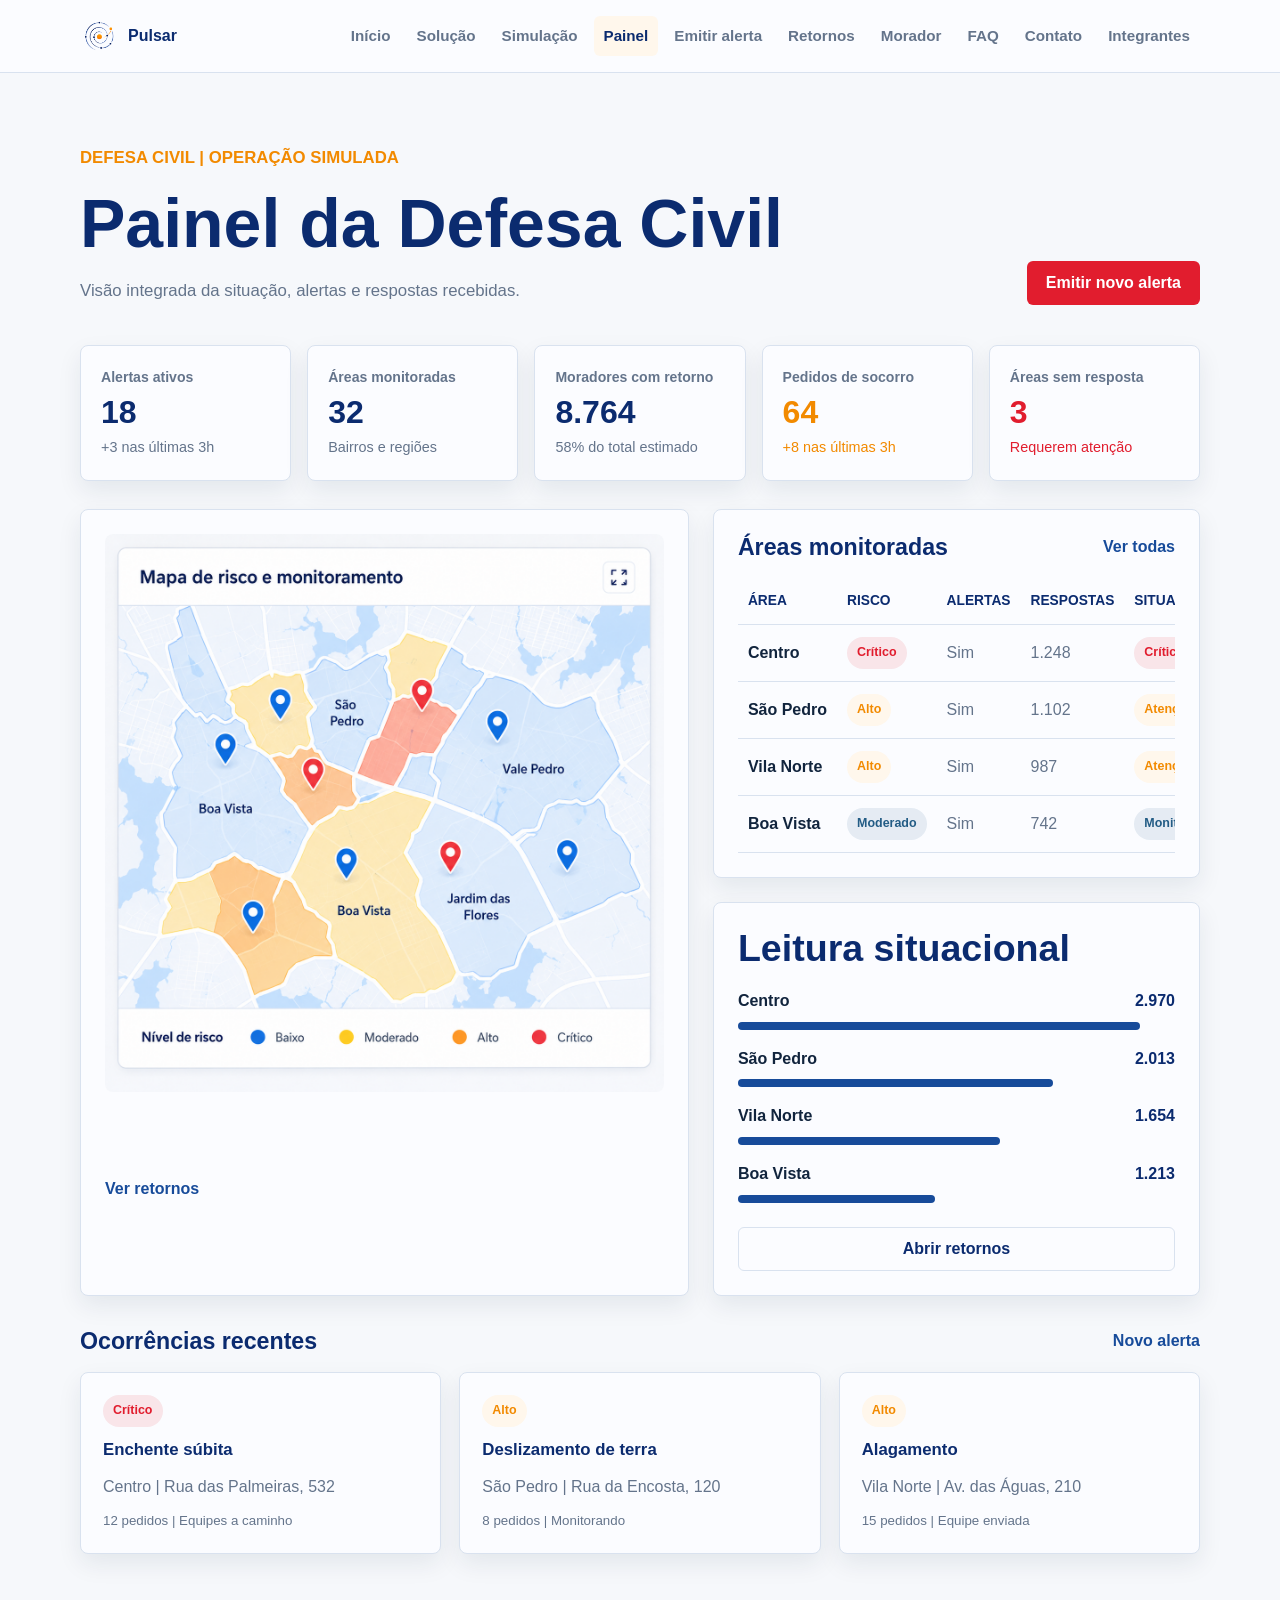
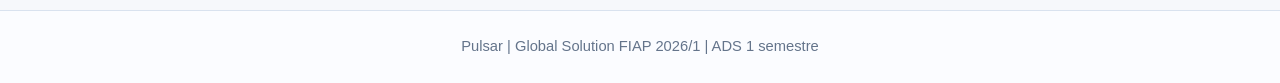
<file: pages/painel.html>
<!DOCTYPE html>
<html lang="pt-BR">
<head>
    <meta charset="UTF-8">
    <meta name="viewport" content="width=device-width, initial-scale=1.0">
    <title>Pulsar | Painel da Defesa Civil</title>
    <link rel="stylesheet" href="../css/style.css">
</head>
<body>
    <header class="site-header">
        <div class="nav-container">
            <a class="brand" href="../index.html">
                <img src="../assets/pulsar_icone_transparente.png" alt="Ícone Pulsar">
                <span>Pulsar</span>
            </a>

            <button class="menu-toggle" type="button" aria-label="Abrir menu" aria-expanded="false" aria-controls="menu-principal">
                Menu
            </button>

            <nav class="site-nav" id="menu-principal">
                <ul>
                    <li><a href="../index.html">Início</a></li>
                    <li><a href="sobre.html">Solução</a></li>
                    <li><a href="simulador.html">Simulação</a></li>
                    <li><a class="active" href="painel.html">Painel</a></li>
                    <li><a href="emitir-alerta.html">Emitir alerta</a></li>
                    <li><a href="retornos.html">Retornos</a></li>
                    <li><a href="morador.html">Morador</a></li>
                    <li><a href="faq.html">FAQ</a></li>
                    <li><a href="contato.html">Contato</a></li>
                    <li><a href="integrantes.html">Integrantes</a></li>
                </ul>
            </nav>
        </div>
    </header>

    <main>
        <section class="dashboard-title">
            <header>
                <p class="tag">Defesa Civil | Operação simulada</p>
                <h1>Painel da Defesa Civil</h1>
                <p>Visão integrada da situação, alertas e respostas recebidas.</p>
            </header>

            <a class="btn alert" href="emitir-alerta.html">Emitir novo alerta</a>
        </section>

        <section class="metric-grid" aria-label="Indicadores principais">
            <article class="metric-card">
                <span>Alertas ativos</span>
                <strong>18</strong>
                <p>+3 nas últimas 3h</p>
            </article>

            <article class="metric-card">
                <span>Áreas monitoradas</span>
                <strong>32</strong>
                <p>Bairros e regiões</p>
            </article>

            <article class="metric-card">
                <span>Moradores com retorno</span>
                <strong>8.764</strong>
                <p>58% do total estimado</p>
            </article>

            <article class="metric-card warning">
                <span>Pedidos de socorro</span>
                <strong>64</strong>
                <p>+8 nas últimas 3h</p>
            </article>

            <article class="metric-card danger">
                <span>Áreas sem resposta</span>
                <strong>3</strong>
                <p>Requerem atenção</p>
            </article>
        </section>

        <section class="dashboard-grid">
            <article class="panel-card map-card map-image-card">
                <h2 class="sr-only">Mapa de risco e monitoramento</h2>
                <figure class="dashboard-map-image">
                    <img src="../assets/painel-mapa-risco.png" alt="Mapa estático de risco e monitoramento com áreas de risco baixo, moderado, alto e crítico.">
                </figure>
                <a class="text-link" href="retornos.html">Ver retornos</a>
            </article>

            <article class="panel-card monitored-areas-card">
                <header class="panel-title">
                    <h2>Áreas monitoradas</h2>
                    <a class="text-link" href="retornos.html">Ver todas</a>
                </header>

                <div class="table-wrapper">
                    <table>
                        <thead>
                            <tr>
                                <th>Área</th>
                                <th>Risco</th>
                                <th>Alertas</th>
                                <th>Respostas</th>
                                <th>Situação</th>
                            </tr>
                        </thead>
                        <tbody>
                            <tr>
                                <td>Centro</td>
                                <td><span class="status critical">Crítico</span></td>
                                <td>Sim</td>
                                <td>1.248</td>
                                <td><span class="pill danger">Crítica</span></td>
                            </tr>

                            <tr>
                                <td>São Pedro</td>
                                <td><span class="status high">Alto</span></td>
                                <td>Sim</td>
                                <td>1.102</td>
                                <td><span class="pill warning">Atenção</span></td>
                            </tr>

                            <tr>
                                <td>Vila Norte</td>
                                <td><span class="status high">Alto</span></td>
                                <td>Sim</td>
                                <td>987</td>
                                <td><span class="pill warning">Atenção</span></td>
                            </tr>

                            <tr>
                                <td>Boa Vista</td>
                                <td><span class="status medium">Moderado</span></td>
                                <td>Sim</td>
                                <td>742</td>
                                <td><span class="pill info">Monitorada</span></td>
                            </tr>
                        </tbody>
                    </table>
                </div>
            </article>

            <aside class="panel-card situational-card">
                <h2>Leitura situacional</h2>
                <ul class="bar-list">
                    <li><span>Centro</span><strong>2.970</strong><span class="bar-92"></span></li>
                    <li><span>São Pedro</span><strong>2.013</strong><span class="bar-72"></span></li>
                    <li><span>Vila Norte</span><strong>1.654</strong><span class="bar-60"></span></li>
                    <li><span>Boa Vista</span><strong>1.213</strong><span class="bar-45"></span></li>
                </ul>

                <a class="btn secondary full" href="retornos.html">Abrir retornos</a>
            </aside>
        </section>

        <section class="section-block">
            <header class="panel-title">
                <h2>Ocorrências recentes</h2>
                <a class="text-link" href="emitir-alerta.html">Novo alerta</a>
            </header>

            <section class="occurrence-grid" aria-label="Lista de ocorrências recentes">
                <article class="occurrence-card">
                    <span class="pill danger">Crítico</span>
                    <strong>Enchente súbita</strong>
                    <p>Centro | Rua das Palmeiras, 532</p>
                    <small>12 pedidos | Equipes a caminho</small>
                </article>

                <article class="occurrence-card">
                    <span class="pill warning">Alto</span>
                    <strong>Deslizamento de terra</strong>
                    <p>São Pedro | Rua da Encosta, 120</p>
                    <small>8 pedidos | Monitorando</small>
                </article>

                <article class="occurrence-card">
                    <span class="pill warning">Alto</span>
                    <strong>Alagamento</strong>
                    <p>Vila Norte | Av. das Águas, 210</p>
                    <small>15 pedidos | Equipe enviada</small>
                </article>
            </section>
        </section>
    </main>

    <footer class="site-footer">
        <p>Pulsar | Global Solution FIAP 2026/1 | ADS 1 semestre</p>
    </footer>

    <script src="../js/script.js"></script>
    <script src="../js/chatbot.js"></script>
</body>
</html>
</file>
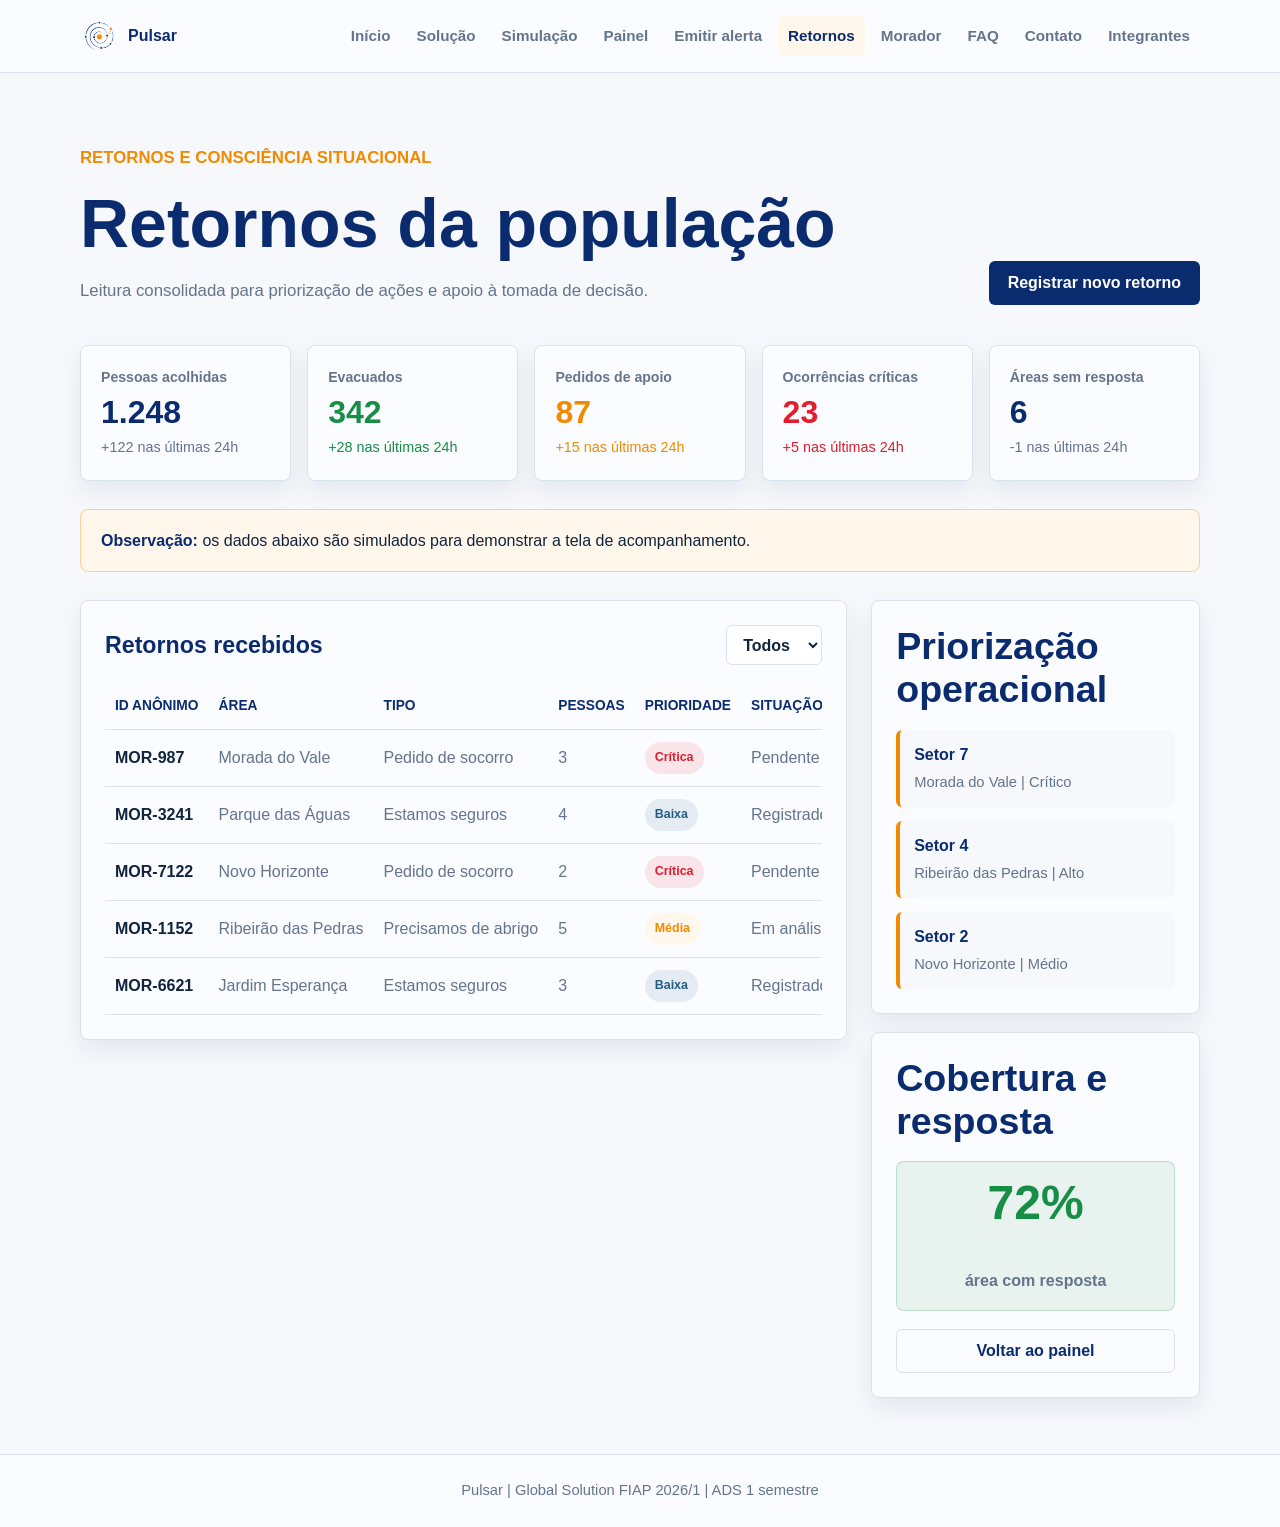
<file: pages/retornos.html>
<!DOCTYPE html>
<html lang="pt-BR">
<head>
    <meta charset="UTF-8">
    <meta name="viewport" content="width=device-width, initial-scale=1.0">
    <title>Pulsar | Retornos da população</title>
    <link rel="stylesheet" href="../css/style.css">
</head>
<body>
    <header class="site-header">
        <div class="nav-container">
            <a class="brand" href="../index.html">
                <img src="../assets/pulsar_icone_transparente.png" alt="Ícone Pulsar">
                <span>Pulsar</span>
            </a>

            <button class="menu-toggle" type="button" aria-label="Abrir menu" aria-expanded="false" aria-controls="menu-principal">
                Menu
            </button>

            <nav class="site-nav" id="menu-principal">
                <ul>
                    <li><a href="../index.html">Início</a></li>
                    <li><a href="sobre.html">Solução</a></li>
                    <li><a href="simulador.html">Simulação</a></li>
                    <li><a href="painel.html">Painel</a></li>
                    <li><a href="emitir-alerta.html">Emitir alerta</a></li>
                    <li><a class="active" href="retornos.html">Retornos</a></li>
                    <li><a href="morador.html">Morador</a></li>
                    <li><a href="faq.html">FAQ</a></li>
                    <li><a href="contato.html">Contato</a></li>
                    <li><a href="integrantes.html">Integrantes</a></li>
                </ul>
            </nav>
        </div>
    </header>

    <main>
        <section class="dashboard-title">
            <header>
                <p class="tag">Retornos e consciência situacional</p>
                <h1>Retornos da população</h1>
                <p>Leitura consolidada para priorização de ações e apoio à tomada de decisão.</p>
            </header>

            <a class="btn primary" href="morador.html">Registrar novo retorno</a>
        </section>

        <section class="metric-grid" aria-label="Indicadores de retorno">
            <article class="metric-card">
                <span>Pessoas acolhidas</span>
                <strong>1.248</strong>
                <p>+122 nas últimas 24h</p>
            </article>

            <article class="metric-card success">
                <span>Evacuados</span>
                <strong>342</strong>
                <p>+28 nas últimas 24h</p>
            </article>

            <article class="metric-card warning">
                <span>Pedidos de apoio</span>
                <strong>87</strong>
                <p>+15 nas últimas 24h</p>
            </article>

            <article class="metric-card danger">
                <span>Ocorrências críticas</span>
                <strong>23</strong>
                <p>+5 nas últimas 24h</p>
            </article>

            <article class="metric-card">
                <span>Áreas sem resposta</span>
                <strong>6</strong>
                <p>-1 nas últimas 24h</p>
            </article>
        </section>

        <aside class="notice">
            <strong>Observação:</strong> os dados abaixo são simulados para demonstrar a tela de acompanhamento.
        </aside>

        <section class="returns-layout">
            <article class="panel-card">
                <header class="panel-title">
                    <h2>Retornos recebidos</h2>
                    <select class="simple-select" id="returnFilter">
                        <option value="todos">Todos</option>
                        <option value="critica">Crítica</option>
                        <option value="baixa">Baixa</option>
                        <option value="media">Média</option>
                    </select>
                </header>

                <div class="table-wrapper">
                    <table id="returnsTable">
                        <thead>
                            <tr>
                                <th>ID anônimo</th>
                                <th>Área</th>
                                <th>Tipo</th>
                                <th>Pessoas</th>
                                <th>Prioridade</th>
                                <th>Situação</th>
                            </tr>
                        </thead>
                        <tbody>
                            <tr data-priority="critica">
                                <td>MOR-987</td>
                                <td>Morada do Vale</td>
                                <td>Pedido de socorro</td>
                                <td>3</td>
                                <td><span class="pill danger">Crítica</span></td>
                                <td>Pendente</td>
                            </tr>

                            <tr data-priority="baixa">
                                <td>MOR-3241</td>
                                <td>Parque das Águas</td>
                                <td>Estamos seguros</td>
                                <td>4</td>
                                <td><span class="pill info">Baixa</span></td>
                                <td>Registrado</td>
                            </tr>

                            <tr data-priority="critica">
                                <td>MOR-7122</td>
                                <td>Novo Horizonte</td>
                                <td>Pedido de socorro</td>
                                <td>2</td>
                                <td><span class="pill danger">Crítica</span></td>
                                <td>Pendente</td>
                            </tr>

                            <tr data-priority="media">
                                <td>MOR-1152</td>
                                <td>Ribeirão das Pedras</td>
                                <td>Precisamos de abrigo</td>
                                <td>5</td>
                                <td><span class="pill warning">Média</span></td>
                                <td>Em análise</td>
                            </tr>

                            <tr data-priority="baixa">
                                <td>MOR-6621</td>
                                <td>Jardim Esperança</td>
                                <td>Estamos seguros</td>
                                <td>3</td>
                                <td><span class="pill info">Baixa</span></td>
                                <td>Registrado</td>
                            </tr>
                        </tbody>
                    </table>
                </div>
            </article>

            <aside class="side-stack">
                <article class="panel-card">
                    <h2>Priorização operacional</h2>
                    <ol class="priority-list">
                        <li><strong>Setor 7</strong><span>Morada do Vale | Crítico</span></li>
                        <li><strong>Setor 4</strong><span>Ribeirão das Pedras | Alto</span></li>
                        <li><strong>Setor 2</strong><span>Novo Horizonte | Médio</span></li>
                    </ol>
                </article>

                <article class="panel-card">
                    <h2>Cobertura e resposta</h2>
                    <section class="coverage-box" aria-label="Cobertura de resposta">
                        <strong>72%</strong>
                        <span>área com resposta</span>
                    </section>
                    <a class="btn secondary full" href="painel.html">Voltar ao painel</a>
                </article>
            </aside>
        </section>
    </main>

    <footer class="site-footer">
        <p>Pulsar | Global Solution FIAP 2026/1 | ADS 1 semestre</p>
    </footer>

    <script src="../js/script.js"></script>
    <script src="../js/chatbot.js"></script>
</body>
</html>
</file>
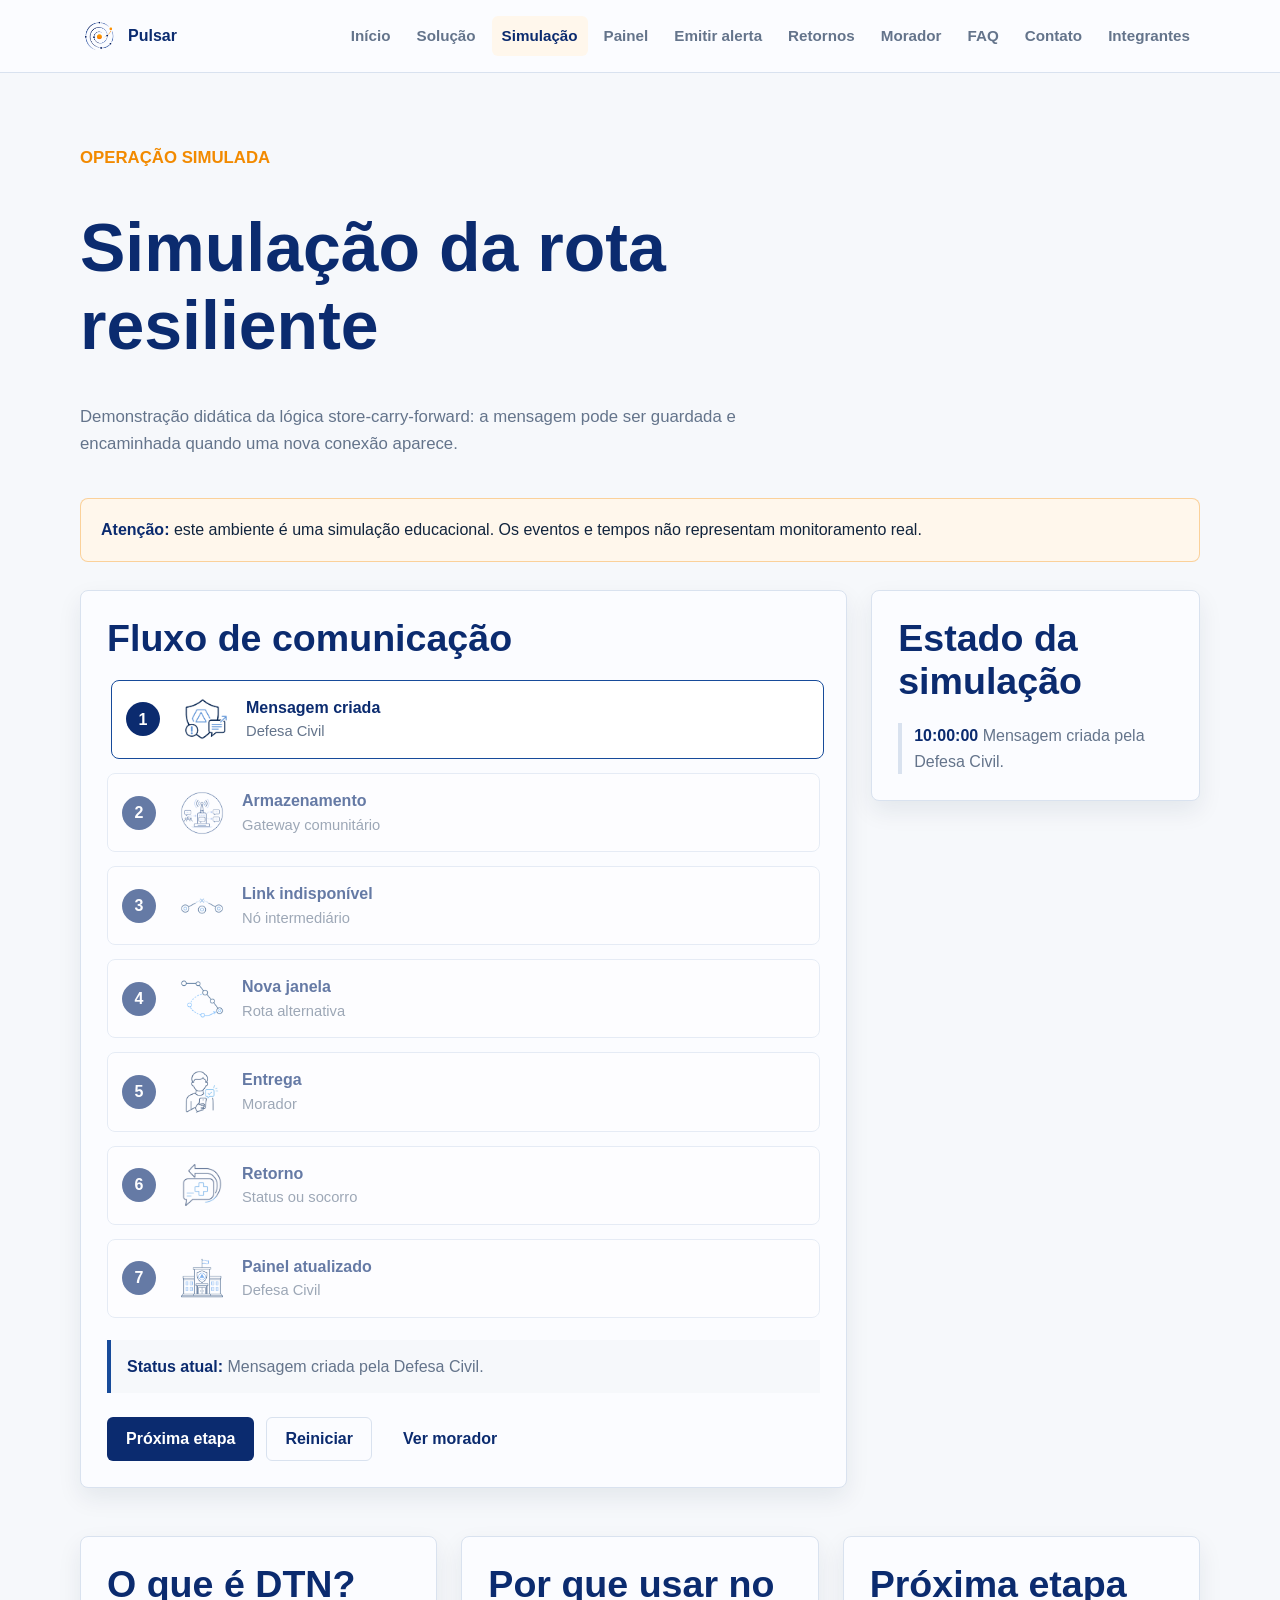
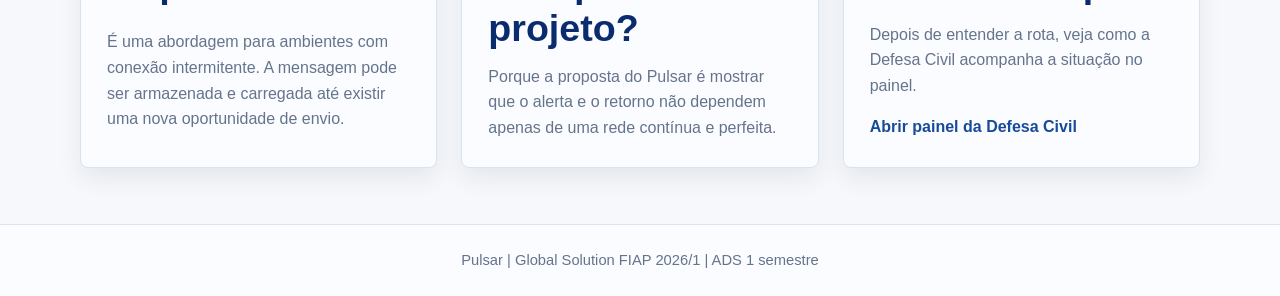
<file: pages/simulador.html>
<!DOCTYPE html>
<html lang="pt-BR">
<head>
    <meta charset="UTF-8">
    <meta name="viewport" content="width=device-width, initial-scale=1.0">
    <title>Pulsar | Simulação da rota resiliente</title>
    <link rel="stylesheet" href="../css/style.css">
</head>
<body>
    <header class="site-header">
        <div class="nav-container">
            <a class="brand" href="../index.html">
                <img src="../assets/pulsar_icone_transparente.png" alt="Ícone Pulsar">
                <span>Pulsar</span>
            </a>

            <button class="menu-toggle" type="button" aria-label="Abrir menu" aria-expanded="false" aria-controls="menu-principal">
                Menu
            </button>

            <nav class="site-nav" id="menu-principal">
                <ul>
                    <li><a href="../index.html">Início</a></li>
                    <li><a href="sobre.html">Solução</a></li>
                    <li><a class="active" href="simulador.html">Simulação</a></li>
                    <li><a href="painel.html">Painel</a></li>
                    <li><a href="emitir-alerta.html">Emitir alerta</a></li>
                    <li><a href="retornos.html">Retornos</a></li>
                    <li><a href="morador.html">Morador</a></li>
                    <li><a href="faq.html">FAQ</a></li>
                    <li><a href="contato.html">Contato</a></li>
                    <li><a href="integrantes.html">Integrantes</a></li>
                </ul>
            </nav>
        </div>
    </header>

    <main>
        <section class="page-hero simulation-hero">
            <p class="tag">Operação simulada</p>
            <h1>Simulação da rota resiliente</h1>
            <p>
                Demonstração didática da lógica store-carry-forward: a mensagem pode ser guardada
                e encaminhada quando uma nova conexão aparece.
            </p>
        </section>

        <aside class="notice">
            <strong>Atenção:</strong> este ambiente é uma simulação educacional. Os eventos e tempos não representam monitoramento real.
        </aside>

        <section class="simulator-layout">
            <article class="simulator-board">
                <h2>Fluxo de comunicação</h2>

                <ol class="sim-steps" id="simSteps">
                    <li class="sim-step active" data-step="0">
                        <span class="sim-number">1</span>
                        <img class="sim-icon" src="../assets/sim-alerta-oficial.png" alt="Ícone de alerta oficial">
                        <div>
                            <strong>Mensagem criada</strong>
                            <p>Defesa Civil</p>
                        </div>
                    </li>

                    <li class="sim-step" data-step="1">
                        <span class="sim-number">2</span>
                        <img class="sim-icon" src="../assets/tecnologia-gateway-comunitario.png" alt="Ícone de gateway comunitário">
                        <div>
                            <strong>Armazenamento</strong>
                            <p>Gateway comunitário</p>
                        </div>
                    </li>

                    <li class="sim-step danger" data-step="2">
                        <span class="sim-number">3</span>
                        <img class="sim-icon" src="../assets/sim-link-indisponivel.png" alt="Ícone de link indisponível">
                        <div>
                            <strong>Link indisponível</strong>
                            <p>Nó intermediário</p>
                        </div>
                    </li>

                    <li class="sim-step wait" data-step="3">
                        <span class="sim-number">4</span>
                        <img class="sim-icon" src="../assets/sim-rota-alternativa.png" alt="Ícone de rota alternativa">
                        <div>
                            <strong>Nova janela</strong>
                            <p>Rota alternativa</p>
                        </div>
                    </li>

                    <li class="sim-step" data-step="4">
                        <span class="sim-number">5</span>
                        <img class="sim-icon" src="../assets/sim-morador.png" alt="Ícone de morador recebendo alerta">
                        <div>
                            <strong>Entrega</strong>
                            <p>Morador</p>
                        </div>
                    </li>

                    <li class="sim-step success" data-step="5">
                        <span class="sim-number">6</span>
                        <img class="sim-icon" src="../assets/sim-retorno.png" alt="Ícone de retorno de status ou socorro">
                        <div>
                            <strong>Retorno</strong>
                            <p>Status ou socorro</p>
                        </div>
                    </li>

                    <li class="sim-step success" data-step="6">
                        <span class="sim-number">7</span>
                        <img class="sim-icon" src="../assets/sim-defesa-civil.png" alt="Ícone da Defesa Civil">
                        <div>
                            <strong>Painel atualizado</strong>
                            <p>Defesa Civil</p>
                        </div>
                    </li>
                </ol>

                <p class="route-status" id="routeStatus">
                    <strong>Status atual:</strong>
                    <span>Mensagem criada pela Defesa Civil.</span>
                </p>

                <section class="sim-controls" aria-label="Controles da simulação">
                    <button class="btn primary" type="button" id="btnProximaEtapa">Próxima etapa</button>
                    <button class="btn secondary" type="button" id="btnReiniciarSimulacao">Reiniciar</button>
                    <a class="btn ghost" href="morador.html">Ver morador</a>
                </section>
            </article>

            <aside class="side-panel simulation-status-panel">
                <h2>Estado da simulação</h2>
                <ol class="timeline-list" id="simTimeline">
                    <li><strong>10:00:00</strong> Mensagem criada.</li>
                </ol>
            </aside>
        </section>

        <section class="content-grid simulation-info-grid">
            <article class="content-card">
                <h2>O que é DTN?</h2>
                <p>
                    É uma abordagem para ambientes com conexão intermitente. A mensagem pode ser armazenada
                    e carregada até existir uma nova oportunidade de envio.
                </p>
            </article>

            <article class="content-card">
                <h2>Por que usar no projeto?</h2>
                <p>
                    Porque a proposta do Pulsar é mostrar que o alerta e o retorno não dependem apenas de
                    uma rede contínua e perfeita.
                </p>
            </article>

            <article class="content-card">
                <h2>Próxima etapa</h2>
                <p>Depois de entender a rota, veja como a Defesa Civil acompanha a situação no painel.</p>
                <a class="text-link" href="painel.html">Abrir painel da Defesa Civil</a>
            </article>
        </section>
    </main>

    <footer class="site-footer">
        <p>Pulsar | Global Solution FIAP 2026/1 | ADS 1 semestre</p>
    </footer>

    <script src="../js/script.js"></script>
    <script src="../js/chatbot.js"></script>
</body>
</html>
</file>
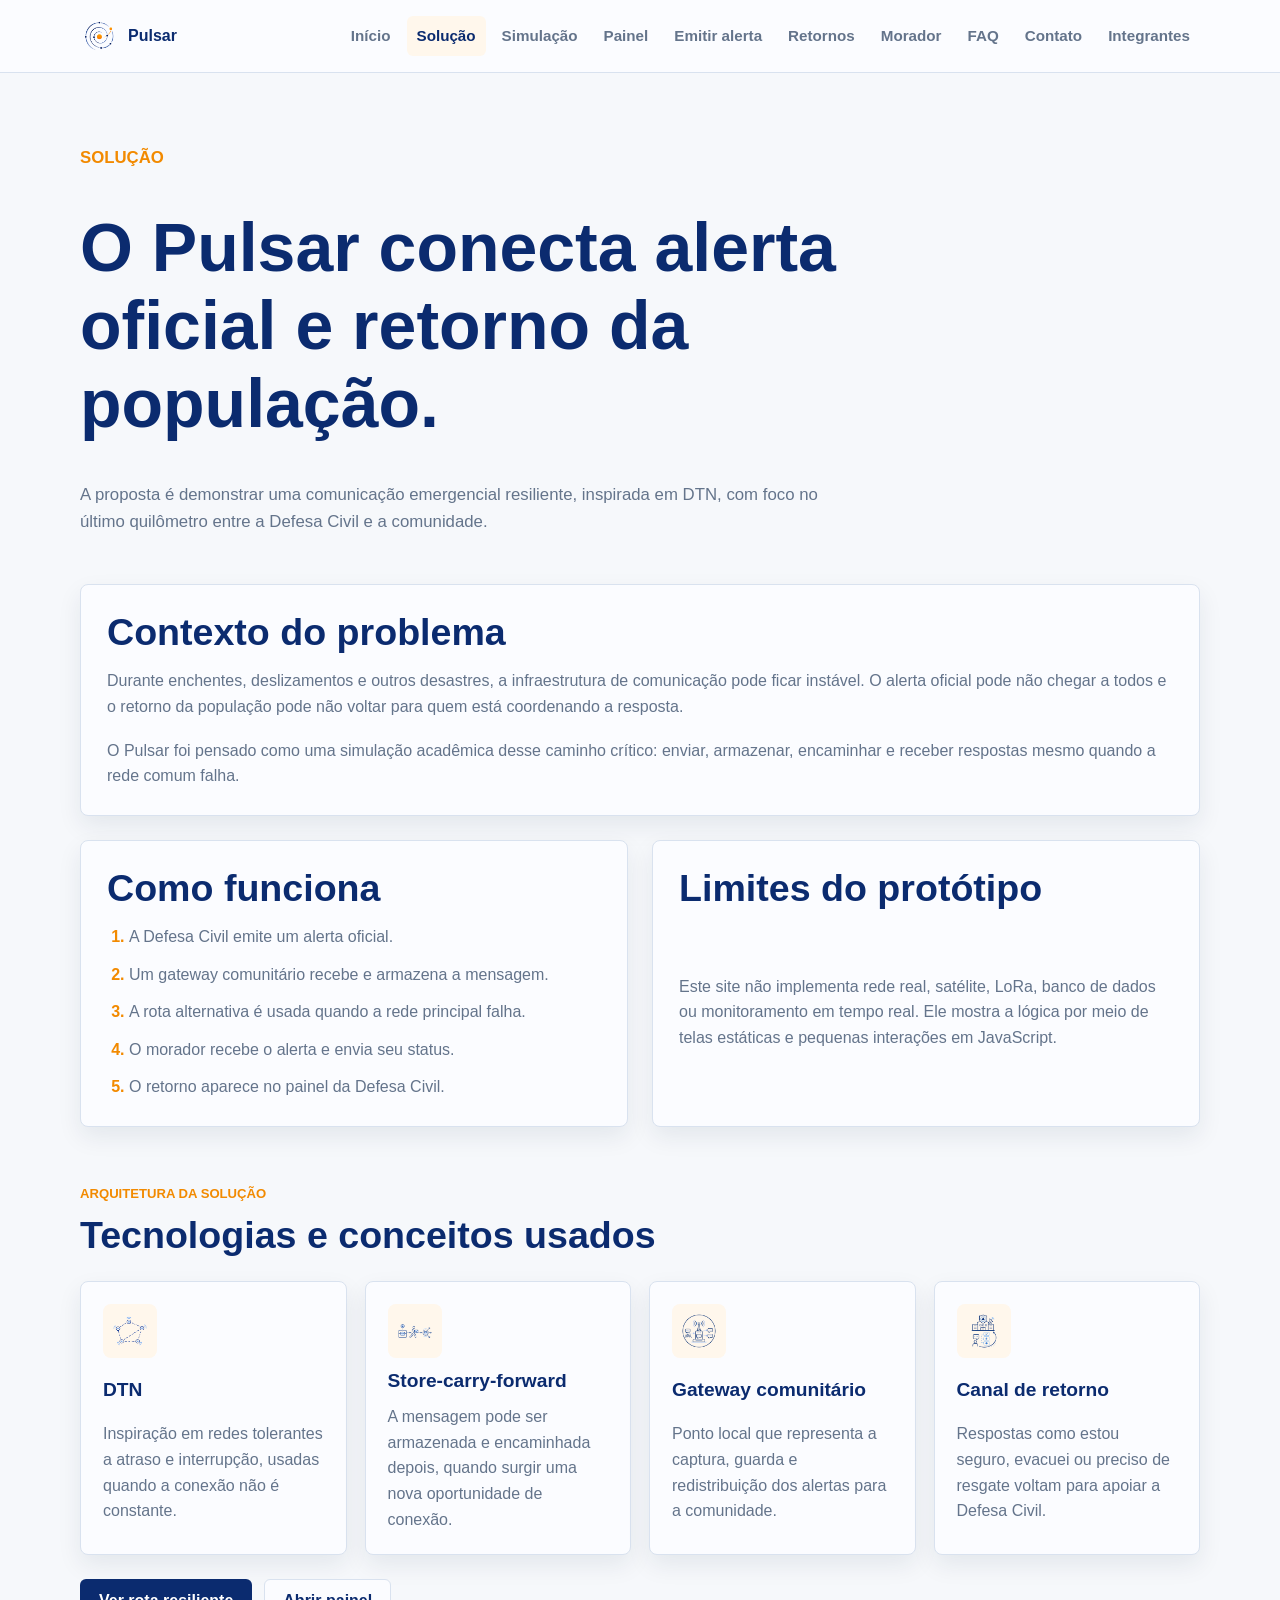
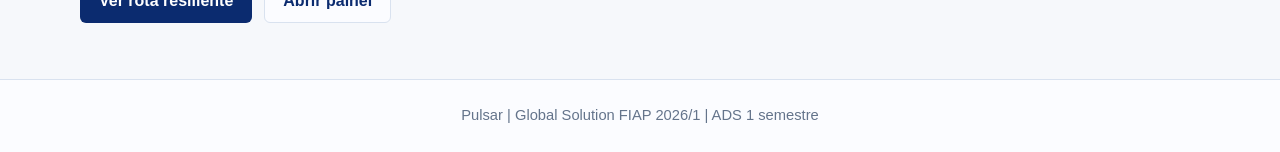
<file: pages/sobre.html>
<!DOCTYPE html>
<html lang="pt-BR">
<head>
    <meta charset="UTF-8">
    <meta name="viewport" content="width=device-width, initial-scale=1.0">
    <title>Pulsar | Sobre a solução</title>
    <link rel="stylesheet" href="../css/style.css">
</head>
<body>
    <header class="site-header">
        <div class="nav-container">
            <a class="brand" href="../index.html">
                <img src="../assets/pulsar_icone_transparente.png" alt="Ícone Pulsar">
                <span>Pulsar</span>
            </a>

            <button class="menu-toggle" type="button" aria-label="Abrir menu" aria-expanded="false" aria-controls="menu-principal">
                Menu
            </button>

            <nav class="site-nav" id="menu-principal">
                <ul>
                    <li><a href="../index.html">Início</a></li>
                    <li><a class="active" href="sobre.html">Solução</a></li>
                    <li><a href="simulador.html">Simulação</a></li>
                    <li><a href="painel.html">Painel</a></li>
                    <li><a href="emitir-alerta.html">Emitir alerta</a></li>
                    <li><a href="retornos.html">Retornos</a></li>
                    <li><a href="morador.html">Morador</a></li>
                    <li><a href="faq.html">FAQ</a></li>
                    <li><a href="contato.html">Contato</a></li>
                    <li><a href="integrantes.html">Integrantes</a></li>
                </ul>
            </nav>
        </div>
    </header>

    <main>
        <section class="page-hero">
            <p class="tag">Solução</p>
            <h1>O Pulsar conecta alerta oficial e retorno da população.</h1>
            <p>
                A proposta é demonstrar uma comunicação emergencial resiliente, inspirada em DTN,
                com foco no último quilômetro entre a Defesa Civil e a comunidade.
            </p>
        </section>

        <section class="content-grid">
            <article class="content-card wide">
                <h2>Contexto do problema</h2>
                <p>
                    Durante enchentes, deslizamentos e outros desastres, a infraestrutura de comunicação
                    pode ficar instável. O alerta oficial pode não chegar a todos e o retorno da população
                    pode não voltar para quem está coordenando a resposta.
                </p>
                <p>
                    O Pulsar foi pensado como uma simulação acadêmica desse caminho crítico: enviar,
                    armazenar, encaminhar e receber respostas mesmo quando a rede comum falha.
                </p>
            </article>

            <article class="content-card">
                <h2>Como funciona</h2>
                <ol class="simple-list">
                    <li>A Defesa Civil emite um alerta oficial.</li>
                    <li>Um gateway comunitário recebe e armazena a mensagem.</li>
                    <li>A rota alternativa é usada quando a rede principal falha.</li>
                    <li>O morador recebe o alerta e envia seu status.</li>
                    <li>O retorno aparece no painel da Defesa Civil.</li>
                </ol>
            </article>

            <article class="content-card">
                <h2>Limites do protótipo</h2>
                <p>
                    Este site não implementa rede real, satélite, LoRa, banco de dados ou monitoramento
                    em tempo real. Ele mostra a lógica por meio de telas estáticas e pequenas interações
                    em JavaScript.
                </p>
            </article>
        </section>

        <section class="cards-grid" aria-labelledby="tecnologias">
            <header class="section-heading">
                <p class="tag">Arquitetura da solução</p>
                <h2 id="tecnologias">Tecnologias e conceitos usados</h2>
            </header>

            <article class="info-card">
                <img class="feature-icon solution-icon" src="../assets/tecnologia-dtn.png" alt="Ícone de rede DTN">
                <h3>DTN</h3>
                <p>Inspiração em redes tolerantes a atraso e interrupção, usadas quando a conexão não é constante.</p>
            </article>

            <article class="info-card">
                <img class="feature-icon solution-icon" src="../assets/tecnologia-store-carry-forward.png" alt="Ícone de store-carry-forward">
                <h3>Store-carry-forward</h3>
                <p>A mensagem pode ser armazenada e encaminhada depois, quando surgir uma nova oportunidade de conexão.</p>
            </article>

            <article class="info-card">
                <img class="feature-icon solution-icon" src="../assets/tecnologia-gateway-comunitario.png" alt="Ícone de gateway comunitário">
                <h3>Gateway comunitário</h3>
                <p>Ponto local que representa a captura, guarda e redistribuição dos alertas para a comunidade.</p>
            </article>

            <article class="info-card">
                <img class="feature-icon solution-icon" src="../assets/tecnologia-canal-retorno.png" alt="Ícone de canal de retorno">
                <h3>Canal de retorno</h3>
                <p>Respostas como estou seguro, evacuei ou preciso de resgate voltam para apoiar a Defesa Civil.</p>
            </article>
        </section>

        <nav class="next-actions" aria-label="Próximos passos">
            <a class="btn primary" href="simulador.html">Ver rota resiliente</a>
            <a class="btn secondary" href="painel.html">Abrir painel</a>
        </nav>
    </main>

    <footer class="site-footer">
        <p>Pulsar | Global Solution FIAP 2026/1 | ADS 1 semestre</p>
    </footer>

    <script src="../js/script.js"></script>
    <script src="../js/chatbot.js"></script>
</body>
</html>
</file>
<file: css/style.css>
:root {
    --azul-principal: #0B2B6F;
    --azul-institucional: #174B9A;
    --azul-tecnico: #235C85;
    --fundo-principal: #F6F8FB;
    --fundo-superficie: #FBFCFF;
    --borda-suave: #D9E2EF;
    --texto-principal: #11243D;
    --texto-secundario: #64748B;
    --laranja: #F28A00;
    --laranja-suave: #FFF7EC;
    --vermelho: #E11D2E;
    --verde: #178D46;
    --sombra: 0 10px 24px rgba(17, 36, 61, 0.08);
}

* {
    box-sizing: border-box;
    margin: 0;
    padding: 0;
}

html {
    scroll-behavior: smooth;
}

body {
    min-height: 100vh;
    background: var(--fundo-principal);
    color: var(--texto-principal);
    font-family: Arial, Helvetica, sans-serif;
    line-height: 1.6;
    overflow-x: hidden;
}

img {
    display: block;
    max-width: 100%;
}

.sr-only {
    position: absolute;
    width: 1px;
    height: 1px;
    padding: 0;
    margin: -1px;
    overflow: hidden;
    clip: rect(0, 0, 0, 0);
    white-space: nowrap;
    border: 0;
}

a {
    color: inherit;
    text-decoration: none;
}

ul,
ol {
    list-style-position: inside;
}

button,
input,
select,
textarea {
    font: inherit;
}

button,
a {
    -webkit-tap-highlight-color: transparent;
}

.site-header {
    position: sticky;
    top: 0;
    z-index: 10;
    background: rgba(251, 252, 255, 0.96);
    border-bottom: 1px solid var(--borda-suave);
    backdrop-filter: blur(12px);
}

.nav-container {
    width: min(1120px, calc(100% - 32px));
    margin: 0 auto;
    min-height: 72px;
    display: flex;
    align-items: center;
    justify-content: space-between;
    gap: 24px;
}

.brand {
    display: inline-flex;
    align-items: center;
    gap: 10px;
    color: var(--azul-principal);
    font-weight: 700;
    letter-spacing: 0;
}

.brand img {
    width: 38px;
    height: 38px;
    object-fit: contain;
}

.menu-toggle {
    display: none;
    border: 1px solid var(--borda-suave);
    border-radius: 6px;
    background: var(--fundo-superficie);
    color: var(--azul-principal);
    padding: 8px 12px;
    cursor: pointer;
}

.site-nav ul {
    display: flex;
    align-items: center;
    gap: 6px;
    list-style: none;
}

.site-nav a {
    display: inline-flex;
    align-items: center;
    min-height: 40px;
    border-radius: 6px;
    color: var(--texto-secundario);
    font-size: 0.95rem;
    font-weight: 600;
    padding: 8px 10px;
    transition: color 0.2s ease, background-color 0.2s ease;
}

.site-nav a:hover,
.site-nav a.active {
    background: var(--laranja-suave);
    color: var(--azul-principal);
}

main {
    width: min(1120px, calc(100% - 32px));
    margin: 0 auto;
    padding: 56px 0;
}

.hero-section,
.page-hero,
.dashboard-title {
    margin-bottom: 40px;
}

.hero-section,
.page-hero {
    display: grid;
    gap: 24px;
}

.hero-text,
.page-hero,
.dashboard-title {
    max-width: 760px;
}

.tag {
    color: var(--laranja);
    font-size: 0.82rem;
    font-weight: 700;
    letter-spacing: 0;
    text-transform: uppercase;
}

h1,
h2,
h3 {
    color: var(--azul-principal);
    line-height: 1.15;
}

h1 {
    font-size: clamp(2.2rem, 6vw, 4.25rem);
    margin-top: 12px;
}

h2 {
    font-size: clamp(1.6rem, 4vw, 2.35rem);
}

h3 {
    font-size: 1.2rem;
}

p {
    color: var(--texto-secundario);
}

.hero-text p,
.page-hero p,
.dashboard-title p {
    margin-top: 16px;
    font-size: 1.05rem;
}

.hero-actions,
.next-actions,
.form-actions,
.sim-controls {
    display: flex;
    flex-wrap: wrap;
    gap: 12px;
    margin-top: 24px;
}

.btn {
    display: inline-flex;
    align-items: center;
    justify-content: center;
    min-height: 44px;
    border: 1px solid transparent;
    border-radius: 6px;
    font-weight: 700;
    line-height: 1;
    padding: 12px 18px;
    cursor: pointer;
    transition: transform 0.2s ease, box-shadow 0.2s ease, background-color 0.2s ease, border-color 0.2s ease;
}

.btn:hover {
    transform: translateY(-1px);
    box-shadow: var(--sombra);
}

.btn.primary {
    background: var(--azul-principal);
    color: #FFFFFF;
}

.btn.secondary {
    background: var(--fundo-superficie);
    border-color: var(--borda-suave);
    color: var(--azul-principal);
}

.btn.ghost {
    background: transparent;
    color: var(--azul-principal);
}

.btn.alert {
    background: var(--vermelho);
    color: #FFFFFF;
}

.btn.full {
    width: 100%;
}

.text-link {
    color: var(--azul-institucional);
    font-weight: 700;
}

.text-link:hover {
    color: var(--laranja);
}

.home-hero {
    align-items: center;
    grid-template-columns: minmax(0, 1.4fr) minmax(280px, 0.8fr);
    min-height: 520px;
}

.small-note {
    color: var(--azul-tecnico);
    font-size: 0.9rem;
    font-weight: 700;
}

.home-summary {
    background: var(--fundo-superficie);
    border: 1px solid var(--borda-suave);
    border-radius: 8px;
    box-shadow: var(--sombra);
    padding: 28px;
}

.home-summary h2 {
    margin-top: 10px;
}

.home-summary ul {
    display: grid;
    gap: 10px;
    list-style: none;
    margin: 22px 0;
}

.home-summary li {
    border-left: 4px solid var(--laranja);
    color: var(--texto-principal);
    padding-left: 12px;
}

.section-heading {
    max-width: 760px;
}

.section-heading h2 {
    margin-top: 10px;
}

.section-heading p:not(.tag) {
    margin-top: 12px;
}

.communication-journey,
.home-organized-grid,
.problem-band {
    margin-top: 64px;
}

.journey-image-box {
    margin-top: 24px;
    overflow: hidden;
    border: 1px solid var(--borda-suave);
    border-radius: 8px;
    background: var(--fundo-superficie);
    box-shadow: var(--sombra);
}

.journey-image-box img {
    width: 100%;
}

.home-organized-grid {
    display: grid;
    grid-template-columns: minmax(0, 1.3fr) minmax(280px, 0.7fr);
    gap: 28px;
    align-items: start;
}

.home-panel {
    min-width: 0;
}

.home-feature-grid {
    display: grid;
    grid-template-columns: repeat(2, minmax(0, 1fr));
    gap: 18px;
    margin-top: 24px;
}

.info-card,
.journey-card {
    background: var(--fundo-superficie);
    border: 1px solid var(--borda-suave);
    border-radius: 8px;
    box-shadow: var(--sombra);
}

.info-card {
    display: grid;
    gap: 12px;
    padding: 22px;
}

.feature-icon {
    width: 54px;
    height: 54px;
    object-fit: contain;
}

.info-card h3 {
    color: var(--azul-principal);
}

.journey-grid {
    display: grid;
    gap: 14px;
    margin-top: 24px;
}

.journey-card {
    display: grid;
    gap: 6px;
    padding: 18px;
    transition: border-color 0.2s ease, transform 0.2s ease, box-shadow 0.2s ease;
}

.journey-card:hover {
    border-color: var(--laranja);
    transform: translateY(-1px);
}

.journey-card strong {
    color: var(--azul-principal);
}

.journey-card span {
    color: var(--texto-secundario);
    font-size: 0.94rem;
}

.problem-band {
    display: grid;
    grid-template-columns: minmax(0, 1.2fr) minmax(260px, 0.8fr);
    gap: 28px;
    align-items: center;
    border: 1px solid var(--borda-suave);
    border-radius: 8px;
    background: var(--azul-principal);
    padding: 32px;
}

.problem-band h2,
.problem-band p,
.problem-band li {
    color: #FFFFFF;
}

.problem-band .tag {
    color: var(--laranja);
}

.problem-band h2 {
    margin-top: 10px;
}

.problem-band p {
    margin-top: 14px;
}

.problem-band ul {
    display: grid;
    gap: 12px;
    list-style: none;
}

.problem-band li {
    border-left: 4px solid var(--laranja);
    padding-left: 12px;
}

.content-grid {
    display: grid;
    grid-template-columns: repeat(2, minmax(0, 1fr));
    gap: 24px;
    margin-top: 48px;
}

.content-card {
    display: grid;
    gap: 14px;
    background: var(--fundo-superficie);
    border: 1px solid var(--borda-suave);
    border-radius: 8px;
    box-shadow: var(--sombra);
    padding: 26px;
}

.content-card.wide {
    grid-column: 1 / -1;
}

.content-card p + p {
    margin-top: 4px;
}

.simple-list {
    display: grid;
    gap: 12px;
    color: var(--texto-secundario);
    list-style: decimal;
    list-style-position: outside;
    padding-left: 22px;
}

.simple-list li::marker {
    color: var(--laranja);
    font-weight: 700;
}

.cards-grid {
    display: grid;
    grid-template-columns: repeat(4, minmax(0, 1fr));
    gap: 18px;
    margin-top: 56px;
}

.cards-grid .section-heading {
    grid-column: 1 / -1;
    margin-bottom: 6px;
}

.solution-icon {
    background: var(--laranja-suave);
    border-radius: 8px;
    padding: 8px;
}

.notice {
    background: var(--laranja-suave);
    border: 1px solid rgba(242, 138, 0, 0.35);
    border-radius: 8px;
    color: var(--texto-principal);
    margin-bottom: 28px;
    padding: 18px 20px;
}

.notice strong {
    color: var(--azul-principal);
}

.simulator-layout {
    display: grid;
    grid-template-columns: minmax(0, 1.4fr) minmax(280px, 0.6fr);
    gap: 24px;
    align-items: start;
}

.simulator-board,
.side-panel {
    background: var(--fundo-superficie);
    border: 1px solid var(--borda-suave);
    border-radius: 8px;
    box-shadow: var(--sombra);
    padding: 26px;
}

.simulator-board h2,
.side-panel h2 {
    margin-bottom: 20px;
}

.sim-steps {
    display: grid;
    gap: 14px;
    list-style: none;
}

.sim-step {
    display: grid;
    grid-template-columns: 42px 50px minmax(0, 1fr);
    gap: 14px;
    align-items: center;
    border: 1px solid var(--borda-suave);
    border-radius: 8px;
    background: #FFFFFF;
    padding: 14px;
    opacity: 0.62;
    transition: border-color 0.2s ease, opacity 0.2s ease, transform 0.2s ease;
}

.sim-step.active,
.sim-step.done {
    opacity: 1;
}

.sim-step.active {
    border-color: var(--azul-institucional);
    transform: translateX(4px);
}

.sim-step.done {
    border-color: rgba(23, 141, 70, 0.35);
    background: rgba(23, 141, 70, 0.08);
}

.sim-step.danger.active {
    border-color: var(--vermelho);
    background: rgba(225, 29, 46, 0.08);
}

.sim-step.wait.active {
    border-color: var(--laranja);
    background: var(--laranja-suave);
}

.sim-step.success.active {
    border-color: var(--verde);
    background: rgba(23, 141, 70, 0.08);
}

.sim-number {
    display: inline-flex;
    align-items: center;
    justify-content: center;
    width: 34px;
    height: 34px;
    border-radius: 50%;
    background: var(--azul-principal);
    color: #FFFFFF;
    font-weight: 700;
}

.sim-icon {
    width: 48px;
    height: 48px;
    object-fit: contain;
}

.sim-step strong {
    color: var(--azul-principal);
}

.sim-step p {
    font-size: 0.92rem;
}

.route-status {
    border-left: 4px solid var(--azul-institucional);
    background: var(--fundo-principal);
    margin-top: 22px;
    padding: 14px 16px;
}

.route-status strong {
    color: var(--azul-principal);
}

.timeline-list {
    display: grid;
    gap: 12px;
    color: var(--texto-secundario);
    list-style: none;
}

.timeline-list li {
    border-left: 4px solid var(--borda-suave);
    padding-left: 12px;
}

.timeline-list strong {
    color: var(--azul-principal);
}

.simulation-info-grid {
    grid-template-columns: repeat(3, minmax(0, 1fr));
}

.dashboard-title {
    display: flex;
    align-items: flex-end;
    justify-content: space-between;
    gap: 24px;
    max-width: none;
}

.dashboard-title header {
    max-width: 760px;
}

.metric-grid {
    display: grid;
    grid-template-columns: repeat(5, minmax(0, 1fr));
    gap: 16px;
    margin-bottom: 28px;
}

.metric-card,
.panel-card,
.occurrence-card {
    background: var(--fundo-superficie);
    border: 1px solid var(--borda-suave);
    border-radius: 8px;
    box-shadow: var(--sombra);
}

.metric-card {
    display: grid;
    gap: 8px;
    padding: 20px;
}

.metric-card span {
    color: var(--texto-secundario);
    font-size: 0.88rem;
    font-weight: 700;
}

.metric-card strong {
    color: var(--azul-principal);
    font-size: 2rem;
    line-height: 1;
}

.metric-card p {
    font-size: 0.9rem;
}

.metric-card.warning strong,
.metric-card.warning p {
    color: var(--laranja);
}

.metric-card.danger strong,
.metric-card.danger p {
    color: var(--vermelho);
}

.dashboard-grid {
    display: grid;
    grid-template-columns: minmax(420px, 1.25fr) minmax(360px, 1fr);
    gap: 24px;
    align-items: start;
}

.panel-card {
    min-width: 0;
    padding: 24px;
}

.panel-title {
    display: flex;
    align-items: center;
    justify-content: space-between;
    gap: 16px;
    margin-bottom: 18px;
}

.panel-title h2 {
    font-size: 1.45rem;
}

.map-card {
    grid-row: span 2;
    min-height: 100%;
}

.map-image-card {
    display: grid;
    gap: 14px;
}

.dashboard-map-image {
    overflow: hidden;
    border-radius: 8px;
}

.dashboard-map-image img {
    width: 100%;
    height: auto;
    border-radius: 8px;
}

.table-wrapper {
    overflow-x: auto;
}

table {
    width: 100%;
    border-collapse: collapse;
}

th,
td {
    border-bottom: 1px solid var(--borda-suave);
    color: var(--texto-secundario);
    padding: 12px 10px;
    text-align: left;
    white-space: nowrap;
}

th {
    color: var(--azul-principal);
    font-size: 0.86rem;
    text-transform: uppercase;
}

td:first-child {
    color: var(--texto-principal);
    font-weight: 700;
}

.status,
.pill {
    display: inline-flex;
    align-items: center;
    justify-content: center;
    border-radius: 999px;
    font-size: 0.78rem;
    font-weight: 700;
    padding: 6px 10px;
}

.status.critical,
.pill.danger {
    background: rgba(225, 29, 46, 0.1);
    color: var(--vermelho);
}

.status.high,
.pill.warning {
    background: var(--laranja-suave);
    color: var(--laranja);
}

.status.medium,
.pill.info {
    background: rgba(35, 92, 133, 0.1);
    color: var(--azul-tecnico);
}

.bar-list {
    display: grid;
    gap: 16px;
    list-style: none;
    margin: 18px 0 24px;
}

.bar-list li {
    display: grid;
    grid-template-columns: 1fr auto;
    gap: 8px 12px;
    align-items: center;
}

.bar-list li > span:first-child {
    color: var(--texto-principal);
    font-weight: 700;
}

.bar-list strong {
    color: var(--azul-principal);
}

.bar-list li > span:last-child {
    grid-column: 1 / -1;
    height: 8px;
    border-radius: 999px;
    background: var(--azul-institucional);
}

.bar-92 {
    width: 92%;
}

.bar-72 {
    width: 72%;
}

.bar-60 {
    width: 60%;
}

.bar-45 {
    width: 45%;
}

.section-block {
    margin-top: 32px;
}

.occurrence-grid {
    display: grid;
    grid-template-columns: repeat(3, minmax(0, 1fr));
    gap: 18px;
}

.occurrence-card {
    display: grid;
    gap: 10px;
    padding: 22px;
}

.occurrence-card .pill {
    justify-self: start;
}

.occurrence-card strong {
    color: var(--azul-principal);
    font-size: 1.05rem;
}

.occurrence-card small {
    color: var(--texto-secundario);
}

.form-preview-layout {
    display: grid;
    grid-template-columns: minmax(0, 1.15fr) minmax(300px, 0.85fr);
    gap: 24px;
    align-items: start;
}

.form-card,
.alert-preview,
.phone-alert-card,
.validation-box {
    background: var(--fundo-superficie);
    border: 1px solid var(--borda-suave);
    border-radius: 8px;
    box-shadow: var(--sombra);
}

.form-card,
.alert-preview {
    padding: 26px;
}

.form-card h2,
.alert-preview h2 {
    margin-bottom: 20px;
}

.form-row {
    display: grid;
    grid-template-columns: repeat(2, minmax(0, 1fr));
    gap: 16px;
}

.form-group {
    display: grid;
    gap: 8px;
    margin-bottom: 18px;
}

.form-group label,
.choice-group legend {
    color: var(--azul-principal);
    font-weight: 700;
}

.form-group input,
.form-group select,
.form-group textarea {
    width: 100%;
    border: 1px solid var(--borda-suave);
    border-radius: 6px;
    background: #FFFFFF;
    color: var(--texto-principal);
    padding: 12px 14px;
    outline: none;
    transition: border-color 0.2s ease, box-shadow 0.2s ease;
}

.form-group textarea {
    min-height: 120px;
    resize: vertical;
}

.form-group input:focus,
.form-group select:focus,
.form-group textarea:focus {
    border-color: var(--azul-institucional);
    box-shadow: 0 0 0 3px rgba(23, 75, 154, 0.12);
}

.choice-group {
    display: grid;
    grid-template-columns: repeat(4, minmax(0, 1fr));
    gap: 10px;
    border: 1px solid var(--borda-suave);
    border-radius: 8px;
    margin: 4px 0 18px;
    padding: 16px;
}

.choice-group legend {
    padding: 0 6px;
}

.choice-group label {
    display: inline-flex;
    align-items: center;
    gap: 8px;
    border: 1px solid var(--borda-suave);
    border-radius: 6px;
    color: var(--texto-secundario);
    cursor: pointer;
    padding: 10px;
}

.choice-group input {
    accent-color: var(--azul-principal);
}

.form-counter,
.error-message {
    min-height: 18px;
    font-size: 0.84rem;
}

.form-counter {
    color: var(--texto-secundario);
    justify-self: end;
}

.error-message {
    color: var(--vermelho);
}

.success-message {
    color: var(--verde);
    font-weight: 700;
    margin-top: 16px;
}

.alert-preview {
    display: grid;
    gap: 18px;
}

.phone-alert-card {
    display: grid;
    gap: 12px;
    border-color: rgba(225, 29, 46, 0.28);
    background: linear-gradient(180deg, #FFFFFF 0%, var(--laranja-suave) 100%);
    padding: 22px;
}

.phone-alert-card h3 {
    color: var(--vermelho);
    font-size: 1.5rem;
}

.phone-alert-card p {
    color: var(--texto-principal);
}

.phone-alert-card strong {
    color: var(--azul-principal);
}

.alert-label {
    align-self: start;
    justify-self: start;
    border-radius: 999px;
    background: var(--vermelho);
    color: #FFFFFF;
    font-size: 0.78rem;
    font-weight: 700;
    padding: 6px 10px;
    text-transform: uppercase;
}

.validation-box {
    padding: 20px;
}

.validation-box ul {
    display: grid;
    gap: 8px;
    color: var(--texto-secundario);
    margin-top: 12px;
}

.next-actions.vertical {
    flex-direction: column;
    margin-top: 0;
}

.resident-layout {
    display: grid;
    grid-template-columns: minmax(280px, 0.85fr) minmax(0, 1.15fr);
    gap: 24px;
    align-items: start;
}

.resident-alert,
.resident-response {
    background: var(--fundo-superficie);
    border: 1px solid var(--borda-suave);
    border-radius: 8px;
    box-shadow: var(--sombra);
    padding: 28px;
}

.resident-alert {
    display: grid;
    gap: 14px;
    border-color: rgba(225, 29, 46, 0.28);
    background: linear-gradient(180deg, #FFFFFF 0%, var(--laranja-suave) 100%);
}

.resident-logo {
    width: 138px;
    height: auto;
}

.alert-badge {
    justify-self: start;
    border-radius: 999px;
    background: var(--vermelho);
    color: #FFFFFF;
    font-size: 0.78rem;
    font-weight: 700;
    padding: 6px 10px;
    text-transform: uppercase;
}

.resident-alert h1 {
    color: var(--vermelho);
    font-size: clamp(2rem, 5vw, 3.25rem);
}

.subtitle {
    color: var(--azul-principal);
    font-weight: 700;
}

.alert-details {
    display: grid;
    gap: 12px;
    border-top: 1px solid rgba(225, 29, 46, 0.18);
    margin-top: 6px;
    padding-top: 18px;
}

.alert-details p {
    color: var(--texto-principal);
}

.alert-details strong {
    color: var(--azul-principal);
}

.resident-response h2 {
    margin-bottom: 8px;
}

.resident-response > p {
    margin-bottom: 22px;
}

.response-options {
    display: grid;
    gap: 12px;
    border: 0;
    margin-bottom: 18px;
}

.response-options legend {
    color: var(--azul-principal);
    font-weight: 700;
    margin-bottom: 10px;
}

.response-card {
    display: grid;
    grid-template-columns: auto minmax(0, 1fr);
    gap: 12px;
    align-items: start;
    border: 1px solid var(--borda-suave);
    border-radius: 8px;
    background: #FFFFFF;
    cursor: pointer;
    padding: 16px;
    transition: border-color 0.2s ease, background-color 0.2s ease, transform 0.2s ease;
}

.response-card:hover {
    border-color: var(--azul-institucional);
    transform: translateY(-1px);
}

.response-card input {
    accent-color: var(--azul-principal);
    margin-top: 4px;
}

.response-card strong {
    color: var(--azul-principal);
    display: block;
}

.response-card small {
    color: var(--texto-secundario);
}

.response-card.rescue {
    border-color: rgba(225, 29, 46, 0.28);
}

.response-card.rescue strong {
    color: var(--vermelho);
}

.rescue-details {
    display: none;
    border: 1px solid rgba(225, 29, 46, 0.22);
    border-radius: 8px;
    background: rgba(225, 29, 46, 0.06);
    margin-bottom: 18px;
    padding: 18px;
}

.rescue-details.show {
    display: block;
}

.rescue-details h3 {
    color: var(--vermelho);
    margin-bottom: 14px;
}

.gps-status-box {
    display: grid;
    gap: 8px;
    border: 1px solid rgba(23, 75, 154, 0.18);
    border-radius: 8px;
    background: #FFFFFF;
    padding: 16px;
}

.gps-status-box p,
.gps-status-box label,
.gps-status-box small {
    color: var(--texto-principal);
}

.gps-status-box strong,
.gps-status-box label {
    color: var(--azul-principal);
}

.gps-status-box input {
    border: 1px solid var(--borda-suave);
    border-radius: 6px;
    background: var(--fundo-principal);
    color: var(--texto-principal);
    padding: 12px 14px;
}

.metric-card.success strong,
.metric-card.success p {
    color: var(--verde);
}

.returns-layout {
    display: grid;
    grid-template-columns: minmax(0, 1.4fr) minmax(280px, 0.6fr);
    gap: 24px;
    align-items: start;
}

.simple-select {
    min-height: 40px;
    border: 1px solid var(--borda-suave);
    border-radius: 6px;
    background: #FFFFFF;
    color: var(--texto-principal);
    font-weight: 700;
    padding: 8px 12px;
}

.side-stack {
    display: grid;
    gap: 18px;
}

.priority-list {
    display: grid;
    gap: 14px;
    list-style: none;
    margin-top: 18px;
}

.priority-list li {
    display: grid;
    gap: 4px;
    border-left: 4px solid var(--laranja);
    background: var(--fundo-principal);
    border-radius: 6px;
    padding: 12px 14px;
}

.priority-list strong {
    color: var(--azul-principal);
}

.priority-list span {
    color: var(--texto-secundario);
    font-size: 0.92rem;
}

.coverage-box {
    display: grid;
    place-items: center;
    gap: 6px;
    border: 1px solid rgba(23, 141, 70, 0.22);
    border-radius: 8px;
    background: rgba(23, 141, 70, 0.08);
    margin: 18px 0;
    min-height: 150px;
    text-align: center;
}

.coverage-box strong {
    color: var(--verde);
    font-size: 3rem;
    line-height: 1;
}

.coverage-box span {
    color: var(--texto-secundario);
    font-weight: 700;
}

.hidden-row {
    display: none;
}

.members-grid {
    display: grid;
    grid-template-columns: repeat(2, minmax(0, 1fr));
    gap: 24px;
    margin-top: 48px;
}

.member-card {
    display: grid;
    grid-template-columns: 104px minmax(0, 1fr);
    gap: 22px;
    align-items: center;
    background: var(--fundo-superficie);
    border: 1px solid var(--borda-suave);
    border-radius: 8px;
    box-shadow: var(--sombra);
    padding: 26px;
}

.member-avatar {
    width: 104px;
    height: 104px;
    border: 1px solid rgba(242, 138, 0, 0.35);
    border-radius: 8px;
    background: var(--laranja-suave);
    object-fit: cover;
}

.member-info {
    min-width: 0;
}

.member-info h2 {
    font-size: clamp(1.35rem, 3vw, 1.8rem);
    margin-top: 8px;
}

.member-details {
    display: grid;
    gap: 10px;
    margin-top: 18px;
}

.member-details div {
    display: grid;
    gap: 2px;
    border-left: 4px solid var(--laranja);
    background: var(--fundo-principal);
    border-radius: 6px;
    padding: 10px 12px;
}

.member-details dt {
    color: var(--azul-principal);
    font-size: 0.78rem;
    font-weight: 700;
    text-transform: uppercase;
}

.member-details dd {
    color: var(--texto-secundario);
}

.member-links {
    display: flex;
    flex-wrap: wrap;
    gap: 10px;
    margin-top: 18px;
}

.member-links a {
    border: 1px solid rgba(14, 79, 125, 0.25);
    border-radius: 6px;
    color: var(--azul-principal);
    font-size: 0.88rem;
    font-weight: 700;
    padding: 9px 12px;
    text-decoration: none;
    transition: background 0.2s ease, border-color 0.2s ease, color 0.2s ease;
}

.member-links a:hover {
    background: var(--azul-principal);
    border-color: var(--azul-principal);
    color: #ffffff;
}

.members-summary {
    margin-top: 32px;
}

.site-footer {
    border-top: 1px solid var(--borda-suave);
    background: var(--fundo-superficie);
    padding: 24px 16px;
    text-align: center;
}

.site-footer p {
    color: var(--texto-secundario);
    font-size: 0.92rem;
}

@media (max-width: 991px) {
    .nav-container {
        min-height: 64px;
        flex-wrap: wrap;
        padding: 12px 0;
    }

    .menu-toggle {
        display: inline-flex;
    }

    .site-nav {
        display: none;
        width: 100%;
    }

    .site-nav.open {
        display: block;
    }

    .site-nav ul {
        align-items: stretch;
        flex-direction: column;
        gap: 4px;
        padding: 8px 0 4px;
    }

    .site-nav a {
        justify-content: center;
        width: 100%;
    }
}

@media (max-width: 767px) {
    main {
        padding: 40px 0;
    }

    .hero-actions,
    .next-actions,
    .form-actions,
    .sim-controls {
        flex-direction: column;
    }

    .btn {
        width: 100%;
    }

    .home-hero,
    .home-organized-grid,
    .simulator-layout,
    .dashboard-title,
    .dashboard-grid,
    .form-preview-layout,
    .resident-layout,
    .returns-layout,
    .problem-band {
        grid-template-columns: 1fr;
    }

    .dashboard-title {
        align-items: stretch;
        flex-direction: column;
    }

    .map-card {
        grid-row: auto;
    }

    .home-hero {
        min-height: auto;
    }

    .home-feature-grid {
        grid-template-columns: 1fr;
    }

    .home-summary,
    .content-card,
    .info-card,
    .journey-card,
    .simulator-board,
    .side-panel,
    .form-card,
    .alert-preview,
    .phone-alert-card,
    .validation-box,
    .resident-alert,
    .resident-response,
    .problem-band {
        padding: 20px;
    }

    .content-grid,
    .cards-grid,
    .metric-grid,
    .occurrence-grid,
    .form-row,
    .choice-group,
    .members-grid,
    .simulation-info-grid {
        grid-template-columns: 1fr;
    }

    .member-card {
        grid-template-columns: 1fr;
        padding: 20px;
    }

    .member-avatar {
        width: 88px;
        height: 88px;
    }

    .panel-title {
        align-items: flex-start;
        flex-direction: column;
    }

    .table-wrapper {
        margin-inline: -20px;
        padding-inline: 20px;
    }

    .sim-step {
        grid-template-columns: 34px 42px minmax(0, 1fr);
        gap: 10px;
    }

    .sim-number {
        width: 30px;
        height: 30px;
    }

    .sim-icon {
        width: 40px;
        height: 40px;
    }
}

@media (min-width: 768px) and (max-width: 991px) {
    .home-hero,
    .home-organized-grid,
    .simulator-layout,
    .dashboard-grid,
    .form-preview-layout,
    .resident-layout,
    .returns-layout,
    .problem-band {
        grid-template-columns: 1fr;
    }

    .metric-grid,
    .occurrence-grid,
    .members-grid {
        grid-template-columns: repeat(2, minmax(0, 1fr));
    }

    .cards-grid {
        grid-template-columns: repeat(2, minmax(0, 1fr));
    }

    .map-card {
        grid-row: auto;
    }
}

.contact-layout {
    display: grid;
    grid-template-columns: minmax(0, 1.15fr) minmax(300px, 0.85fr);
    gap: 24px;
    align-items: start;
}

.contact-info-stack {
    display: grid;
    gap: 18px;
}

.contact-list {
    display: grid;
    gap: 14px;
    list-style: none;
    margin-top: 18px;
}

.contact-list li {
    display: grid;
    gap: 4px;
    border-left: 4px solid var(--laranja);
    background: var(--fundo-principal);
    border-radius: 6px;
    padding: 12px 14px;
}

.contact-list strong {
    color: var(--azul-principal);
}

.contact-list span {
    color: var(--texto-secundario);
}

@media (max-width: 991px) {
    .contact-layout {
        grid-template-columns: 1fr;
    }
}


.faq-layout {
    display: grid;
    grid-template-columns: minmax(0, 1.25fr) minmax(280px, 0.75fr);
    gap: 24px;
    align-items: start;
}

.faq-list,
.faq-side {
    display: grid;
    gap: 16px;
}

.faq-item {
    background: var(--fundo-superficie);
    border: 1px solid var(--borda-suave);
    border-radius: 8px;
    box-shadow: var(--sombra);
    overflow: hidden;
}

.faq-question {
    display: flex;
    align-items: center;
    justify-content: space-between;
    gap: 16px;
    width: 100%;
    border: 0;
    background: transparent;
    color: var(--azul-principal);
    cursor: pointer;
    font-weight: 700;
    padding: 20px 22px;
    text-align: left;
}

.faq-icon {
    display: grid;
    place-items: center;
    width: 30px;
    height: 30px;
    border-radius: 6px;
    background: var(--laranja-suave);
    color: var(--laranja);
    flex: 0 0 auto;
}

.faq-answer {
    display: none;
    border-top: 1px solid var(--borda-suave);
    padding: 0 22px 20px;
}

.faq-item.open .faq-answer {
    display: block;
}

.faq-item.open .faq-icon {
    background: var(--azul-principal);
    color: #FFFFFF;
}

@media (max-width: 991px) {
    .faq-layout {
        grid-template-columns: 1fr;
    }
}

@media (max-width: 767px) {
    .faq-question {
        align-items: flex-start;
        gap: 12px;
        padding: 18px 20px;
    }

    .faq-question span:first-child {
        min-width: 0;
        overflow-wrap: anywhere;
    }

    .faq-answer {
        padding: 0 20px 18px;
    }
}
</file>
